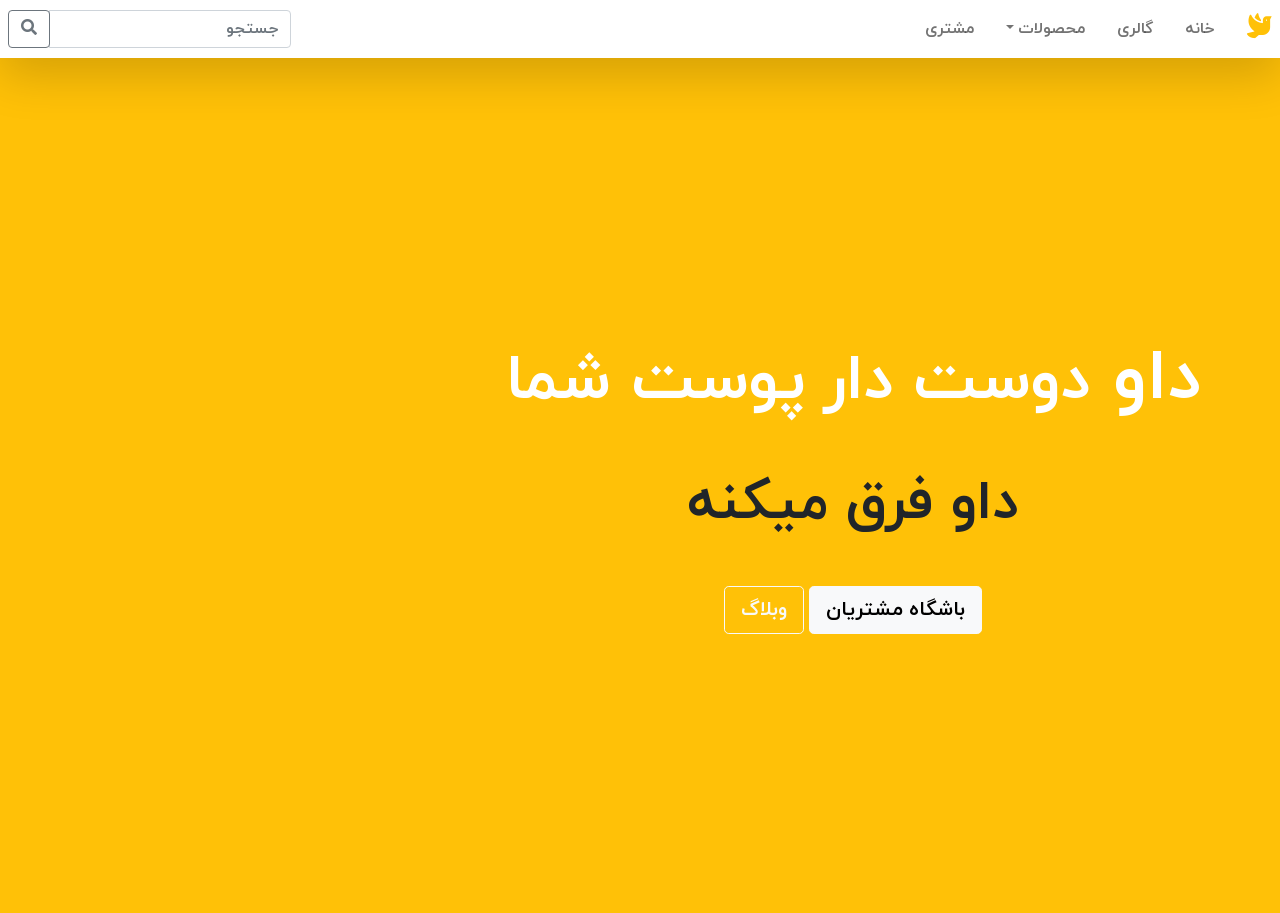
<file: DOV/index.html>
<!DOCTYPE html>
<html lang="fa" dir="rtl">
<head>
    <meta charset="UTF-8">
    <meta http-equiv="X-UA-Compatible" content="IE=edge">
    <meta name="viewport" content="width=device-width, initial-scale=1.0">


    <link rel="stylesheet" href="../BootStrap/dist/css/bootstrap.rtl.min.css">
    <link rel="stylesheet" href="./css/main.css">
    <!-- font awesome -->
    <link rel="stylesheet" 
    href="https://use.fontawesome.com/releases/v5.15.4/css/all.css" integrity="sha384-DyZ88mC6Up2uqS4h/KRgHuoeGwBcD4Ng9SiP4dIRy0EXTlnuz47vAwmeGwVChigm" crossorigin="anonymous"/>

    <title>Dove</title>
    <link rel="title icon" href="./images/logo.png">
</head>
<body>

    <!-- navbar -->
    <nav class="navbar navbar-expand-md navbar-light shadow-lg p-2">
        <button class="navbar-toggler" data-toggle="collapse" data-target="#mynav">
            <span class="navbar-toggler-icon"></span>
        </button>
        <a class="navbar-brand ml-3">
            <i class="fas fa-dove text-warning" style="font-size: 25px;"></i>
        </a>
        <div class="collapse navbar-collapse" id="mynav">
                    <ul class="navbar-nav my-3 my-md-0">
                        <li class="nav-item mx-2">
                            <a class="nav-link">خانه</a>
                        </li>
                        <li class="nav-item mx-2">
                            <a class="nav-link">گالری</a>
                        </li>
                    
                        <li class="nav-item mx-2 dropdown">
                            <a href="" class="nav-link dropdown-toggle" data-toggle="dropdown">محصولات</a>
                            <div class="dropdown-menu">
                                <a href="" class="dropdown-item">محصول 1</a>
                                <a href="" class="dropdown-item">محصول 2</a>
                                <a href="" class="dropdown-item">محصول 3</a>
                            </div>
                        </li>
                        <li class="nav-item mx-2">
                            <a class="nav-link">مشتری</a>
                        </li>
                    </ul>
                    
                    <!-- Search Box -->
                    <form action="" class="form-inline ms-auto">
                        <div class="input-group">
                            <input type="text" class="form-control" placeholder="جستجو">
                            <div class="input-group-append">
                                <button class="btn btn-outline-secondary">
                                    <i class="fas fa-search"></i>
                                </button>
                            </div>
                        </div>
                    </form>
        </div>

    </nav>
    <!-- end of navbar -->


    <!-- banner -->
    <section>
        <div class="container-fluid">
            <div class="row bg-warning align-items-center" style="height:95vh">
                <div class="col-md-6 col-lg-8 text-center">
                    <h1 class="text-white display-3"><span class="display-2">داو </span>دوست دار پوست شما</h1>
                    <h1 class="display-4 my-5">داو فرق میکنه</h1>
                    <a href="" class="btn btn-lg btn-light">باشگاه مشتریان</a>
                    <a href="" class="btn btn-lg btn-outline-light">وبلاگ</a>
                </div>
                <div class="col-md-6 col-lg-4"></div>
            </div>
        </div>
    </section>

    <!-- end of nav bar -->


    
    <script src="../BootStrap/assets/js/vendor/jquery-slim.min.js"></script>
    <script src="../BootStrap/assets/js/vendor/popper.min.js"></script>
    <script src="../BootStrap/dist/js/bootstrap.min.js"></script>



</body>
</html>
</file>
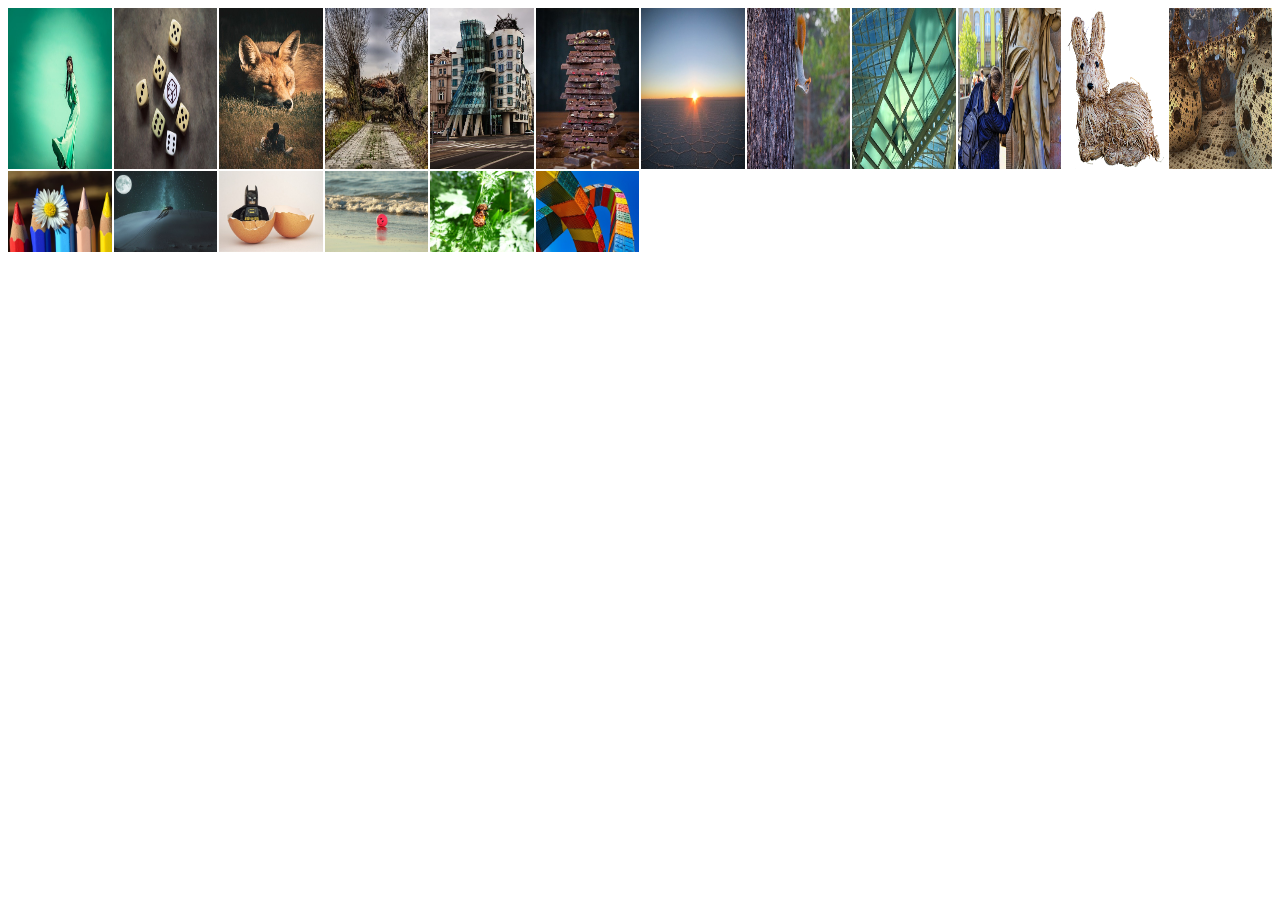
<file: gallery/index.html>
<!DOCTYPE html>
<html lang="en">

<head>
    <meta charset="UTF-8">
    <meta http-equiv="X-UA-Compatible" content="IE=edge">
    <meta name="viewport" content="width=device-width, initial-scale=1.0">
    <link rel="stylesheet" href="style.css">
    <title>Gallery</title>
</head>

<body>
    <div class="container">
        <div><img src="./img/1.jpg" alt=""></div>
        <div><img src="./img/2.jpg" alt=""></div>
        <div><img src="./img/3.jpg" alt=""></div>
        <div><img src="./img/4.jpg" alt=""></div>
        <div><img src="./img/5.jpg" alt=""></div>
        <div><img src="./img/6.jpg" alt=""></div>

        <div><img src="./img/7.jpg" alt=""></div>
        <div><img src="./img/8.jpg" alt=""></div>
        <div><img src="./img/9.jpg" alt=""></div>
        <div><img src="./img/10.jpg" alt=""></div>
        <div><img src="./img/11.png" alt=""></div>
        <div><img src="./img/12.jpg" alt=""></div>

        <div><img src="./img/13.jpg" alt=""></div>
        <div><img src="./img/14.jpg" alt=""></div>
        <div><img src="./img/15.jpg" alt=""></div>
        <div><img src="./img/16.jpg" alt=""></div>
        <div><img src="./img/17.jpg" alt=""></div>
        <div><img src="./img/18.jpg" alt=""></div>

    </div>

</body>

</html>
</file>
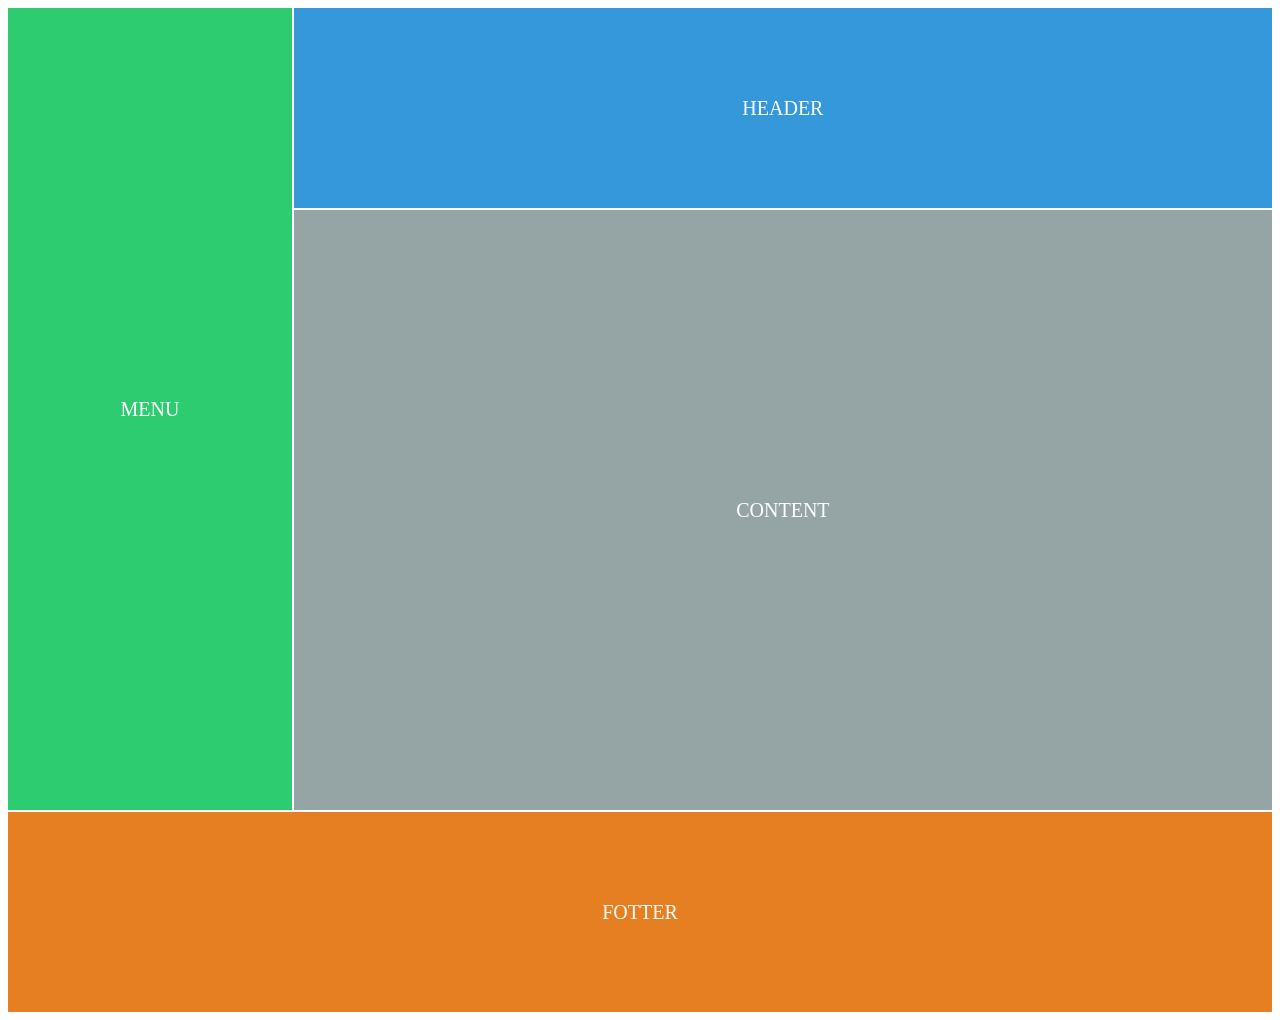
<file: Grid/index.html>
<!DOCTYPE html>
<html lang="en">

<head>
    <meta charset="UTF-8">
    <meta http-equiv="X-UA-Compatible" content="IE=edge">
    <meta name="viewport" content="width=device-width, initial-scale=1.0">
    <link rel="stylesheet" href="./main.css">
    <link rel="stylesheet" href="./grid.css">
    <title>Grid</title>
</head>

<body>
    <div class="container">
        <div class="header">HEADER</div>
        <div class="menu">MENU</div>
        <div class="content">CONTENT</div>
        <div class="footer">FOTTER</div>
    </div>
</body>

</html>
</file>
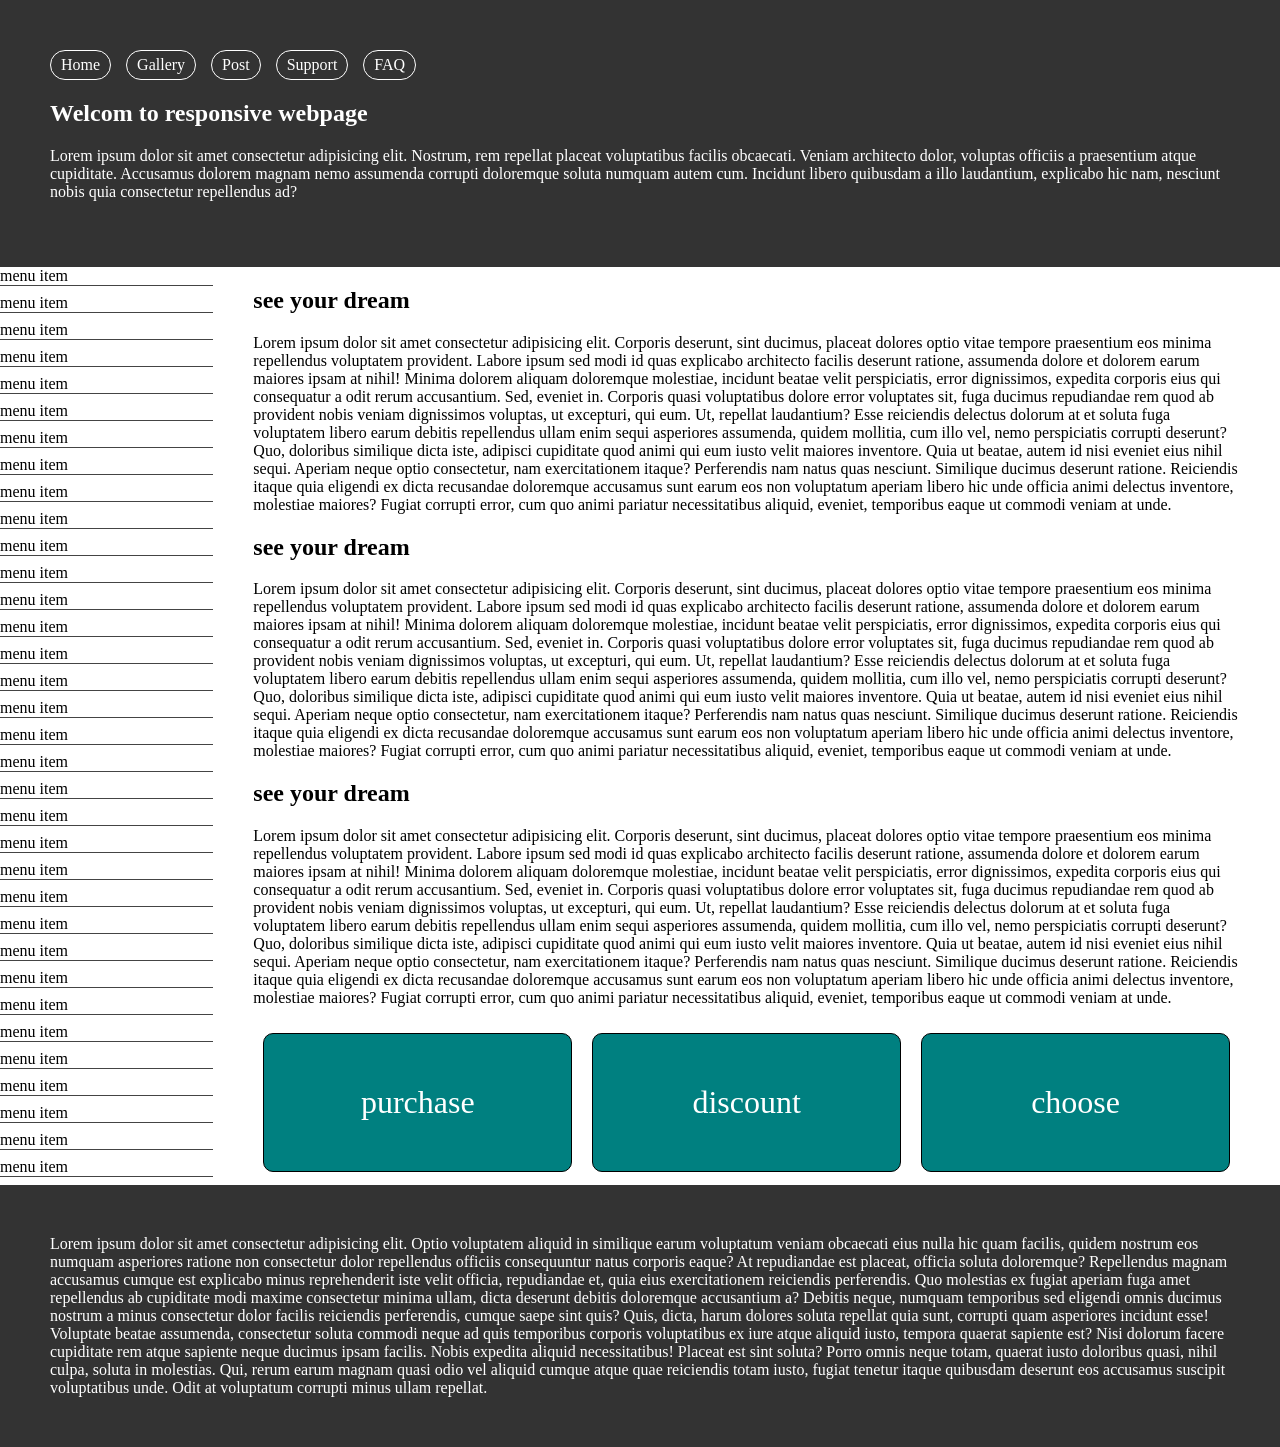
<file: responsive/index.html>
<!DOCTYPE html>
<html lang="en">

<head>
    <meta charset="UTF-8">
    <meta http-equiv="X-UA-Compatible" content="IE=edge">
    <meta name="viewport" content="width=device-width, initial-scale=1.0">
    <link rel="stylesheet" href="style.css">
    <title>responsive</title>
</head>

<body>
    <div class="main-container">
        <header>

            <nav>
                <span>Home</span>
                <span>Gallery</span>
                <span>Post</span>
                <span>Support</span>
                <span>FAQ</span>
            </nav>

            <section>
                <h1>Welcom to responsive webpage</h1>
                <p>Lorem ipsum dolor sit amet consectetur adipisicing elit. Nostrum, rem repellat placeat voluptatibus
                    facilis obcaecati. Veniam architecto dolor, voluptas officiis a praesentium atque cupiditate.
                    Accusamus dolorem magnam nemo assumenda corrupti doloremque soluta numquam autem cum. Incidunt
                    libero quibusdam a illo laudantium, explicabo hic nam, nesciunt nobis quia consectetur repellendus
                    ad?</p>
            </section>

        </header>
        <main>

            <section class="menu">
                <span>menu item</span>
                <span>menu item</span>
                <span>menu item</span>
                <span>menu item</span>
                <span>menu item</span>
                <span>menu item</span>
                <span>menu item</span>
                <span>menu item</span>
                <span>menu item</span>
                <span>menu item</span>
                <span>menu item</span>
                <span>menu item</span>
                <span>menu item</span>
                <span>menu item</span>
                <span>menu item</span>
                <span>menu item</span>
                <span>menu item</span>
                <span>menu item</span>
                <span>menu item</span>
                <span>menu item</span>
                <span>menu item</span>
                <span>menu item</span>
                <span>menu item</span>
                <span>menu item</span>
                <span>menu item</span>
                <span>menu item</span>
                <span>menu item</span>
                <span>menu item</span>
                <span>menu item</span>
                <span>menu item</span>
                <span>menu item</span>
                <span>menu item</span>
                <span>menu item</span>
                <span>menu item</span>


            </section>

            <section class="content">
                <h1>see your dream</h1>
                <p>Lorem ipsum dolor sit amet consectetur adipisicing elit. Corporis deserunt, sint ducimus, placeat
                    dolores optio vitae tempore praesentium eos minima repellendus voluptatem provident. Labore ipsum
                    sed modi id quas explicabo architecto facilis deserunt ratione, assumenda dolore et dolorem earum
                    maiores ipsam at nihil! Minima dolorem aliquam doloremque molestiae, incidunt beatae velit
                    perspiciatis, error dignissimos, expedita corporis eius qui consequatur a odit rerum accusantium.
                    Sed, eveniet in. Corporis quasi voluptatibus dolore error voluptates sit, fuga ducimus repudiandae
                    rem quod ab provident nobis veniam dignissimos voluptas, ut excepturi, qui eum. Ut, repellat
                    laudantium? Esse reiciendis delectus dolorum at et soluta fuga voluptatem libero earum debitis
                    repellendus ullam enim sequi asperiores assumenda, quidem mollitia, cum illo vel, nemo perspiciatis
                    corrupti deserunt? Quo, doloribus similique dicta iste, adipisci cupiditate quod animi qui eum iusto
                    velit maiores inventore. Quia ut beatae, autem id nisi eveniet eius nihil sequi. Aperiam neque optio
                    consectetur, nam exercitationem itaque? Perferendis nam natus quas nesciunt. Similique ducimus
                    deserunt ratione. Reiciendis itaque quia eligendi ex dicta recusandae doloremque accusamus sunt
                    earum eos non voluptatum aperiam libero hic unde officia animi delectus inventore, molestiae
                    maiores? Fugiat corrupti error, cum quo animi pariatur necessitatibus aliquid, eveniet, temporibus
                    eaque ut commodi veniam at unde.
                </p>
                <h1>see your dream</h1>
                <p>Lorem ipsum dolor sit amet consectetur adipisicing elit. Corporis deserunt, sint ducimus, placeat
                    dolores optio vitae tempore praesentium eos minima repellendus voluptatem provident. Labore ipsum
                    sed modi id quas explicabo architecto facilis deserunt ratione, assumenda dolore et dolorem earum
                    maiores ipsam at nihil! Minima dolorem aliquam doloremque molestiae, incidunt beatae velit
                    perspiciatis, error dignissimos, expedita corporis eius qui consequatur a odit rerum accusantium.
                    Sed, eveniet in. Corporis quasi voluptatibus dolore error voluptates sit, fuga ducimus repudiandae
                    rem quod ab provident nobis veniam dignissimos voluptas, ut excepturi, qui eum. Ut, repellat
                    laudantium? Esse reiciendis delectus dolorum at et soluta fuga voluptatem libero earum debitis
                    repellendus ullam enim sequi asperiores assumenda, quidem mollitia, cum illo vel, nemo perspiciatis
                    corrupti deserunt? Quo, doloribus similique dicta iste, adipisci cupiditate quod animi qui eum iusto
                    velit maiores inventore. Quia ut beatae, autem id nisi eveniet eius nihil sequi. Aperiam neque optio
                    consectetur, nam exercitationem itaque? Perferendis nam natus quas nesciunt. Similique ducimus
                    deserunt ratione. Reiciendis itaque quia eligendi ex dicta recusandae doloremque accusamus sunt
                    earum eos non voluptatum aperiam libero hic unde officia animi delectus inventore, molestiae
                    maiores? Fugiat corrupti error, cum quo animi pariatur necessitatibus aliquid, eveniet, temporibus
                    eaque ut commodi veniam at unde.
                </p>
                <h1>see your dream</h1>
                <p>Lorem ipsum dolor sit amet consectetur adipisicing elit. Corporis deserunt, sint ducimus, placeat
                    dolores optio vitae tempore praesentium eos minima repellendus voluptatem provident. Labore ipsum
                    sed modi id quas explicabo architecto facilis deserunt ratione, assumenda dolore et dolorem earum
                    maiores ipsam at nihil! Minima dolorem aliquam doloremque molestiae, incidunt beatae velit
                    perspiciatis, error dignissimos, expedita corporis eius qui consequatur a odit rerum accusantium.
                    Sed, eveniet in. Corporis quasi voluptatibus dolore error voluptates sit, fuga ducimus repudiandae
                    rem quod ab provident nobis veniam dignissimos voluptas, ut excepturi, qui eum. Ut, repellat
                    laudantium? Esse reiciendis delectus dolorum at et soluta fuga voluptatem libero earum debitis
                    repellendus ullam enim sequi asperiores assumenda, quidem mollitia, cum illo vel, nemo perspiciatis
                    corrupti deserunt? Quo, doloribus similique dicta iste, adipisci cupiditate quod animi qui eum iusto
                    velit maiores inventore. Quia ut beatae, autem id nisi eveniet eius nihil sequi. Aperiam neque optio
                    consectetur, nam exercitationem itaque? Perferendis nam natus quas nesciunt. Similique ducimus
                    deserunt ratione. Reiciendis itaque quia eligendi ex dicta recusandae doloremque accusamus sunt
                    earum eos non voluptatum aperiam libero hic unde officia animi delectus inventore, molestiae
                    maiores? Fugiat corrupti error, cum quo animi pariatur necessitatibus aliquid, eveniet, temporibus
                    eaque ut commodi veniam at unde.
                </p>
                <div class="cards">
                    <div class="card">purchase</div>
                    <div class="card">discount</div>
                    <div class="card">choose</div>
                </div>

            </section>

        </main>
        <footer>
            Lorem ipsum dolor sit amet consectetur adipisicing elit. Optio voluptatem aliquid in similique earum
            voluptatum veniam obcaecati eius nulla hic quam facilis, quidem nostrum eos numquam asperiores ratione non
            consectetur dolor repellendus officiis consequuntur natus corporis eaque? At repudiandae est placeat,
            officia soluta doloremque? Repellendus magnam accusamus cumque est explicabo minus reprehenderit iste velit
            officia, repudiandae et, quia eius exercitationem reiciendis perferendis. Quo molestias ex fugiat aperiam
            fuga amet repellendus ab cupiditate modi maxime consectetur minima ullam, dicta deserunt debitis doloremque
            accusantium a? Debitis neque, numquam temporibus sed eligendi omnis ducimus nostrum a minus consectetur
            dolor facilis reiciendis perferendis, cumque saepe sint quis? Quis, dicta, harum dolores soluta repellat
            quia sunt, corrupti quam asperiores incidunt esse! Voluptate beatae assumenda, consectetur soluta commodi
            neque ad quis temporibus corporis voluptatibus ex iure atque aliquid iusto, tempora quaerat sapiente est?
            Nisi dolorum facere cupiditate rem atque sapiente neque ducimus ipsam facilis. Nobis expedita aliquid
            necessitatibus! Placeat est sint soluta? Porro omnis neque totam, quaerat iusto doloribus quasi, nihil
            culpa, soluta in molestias. Qui, rerum earum magnam quasi odio vel aliquid cumque atque quae reiciendis
            totam iusto, fugiat tenetur itaque quibusdam deserunt eos accusamus suscipit voluptatibus unde. Odit at
            voluptatum corrupti minus ullam repellat.
        </footer>
    </div>
</body>

</html>
</file>
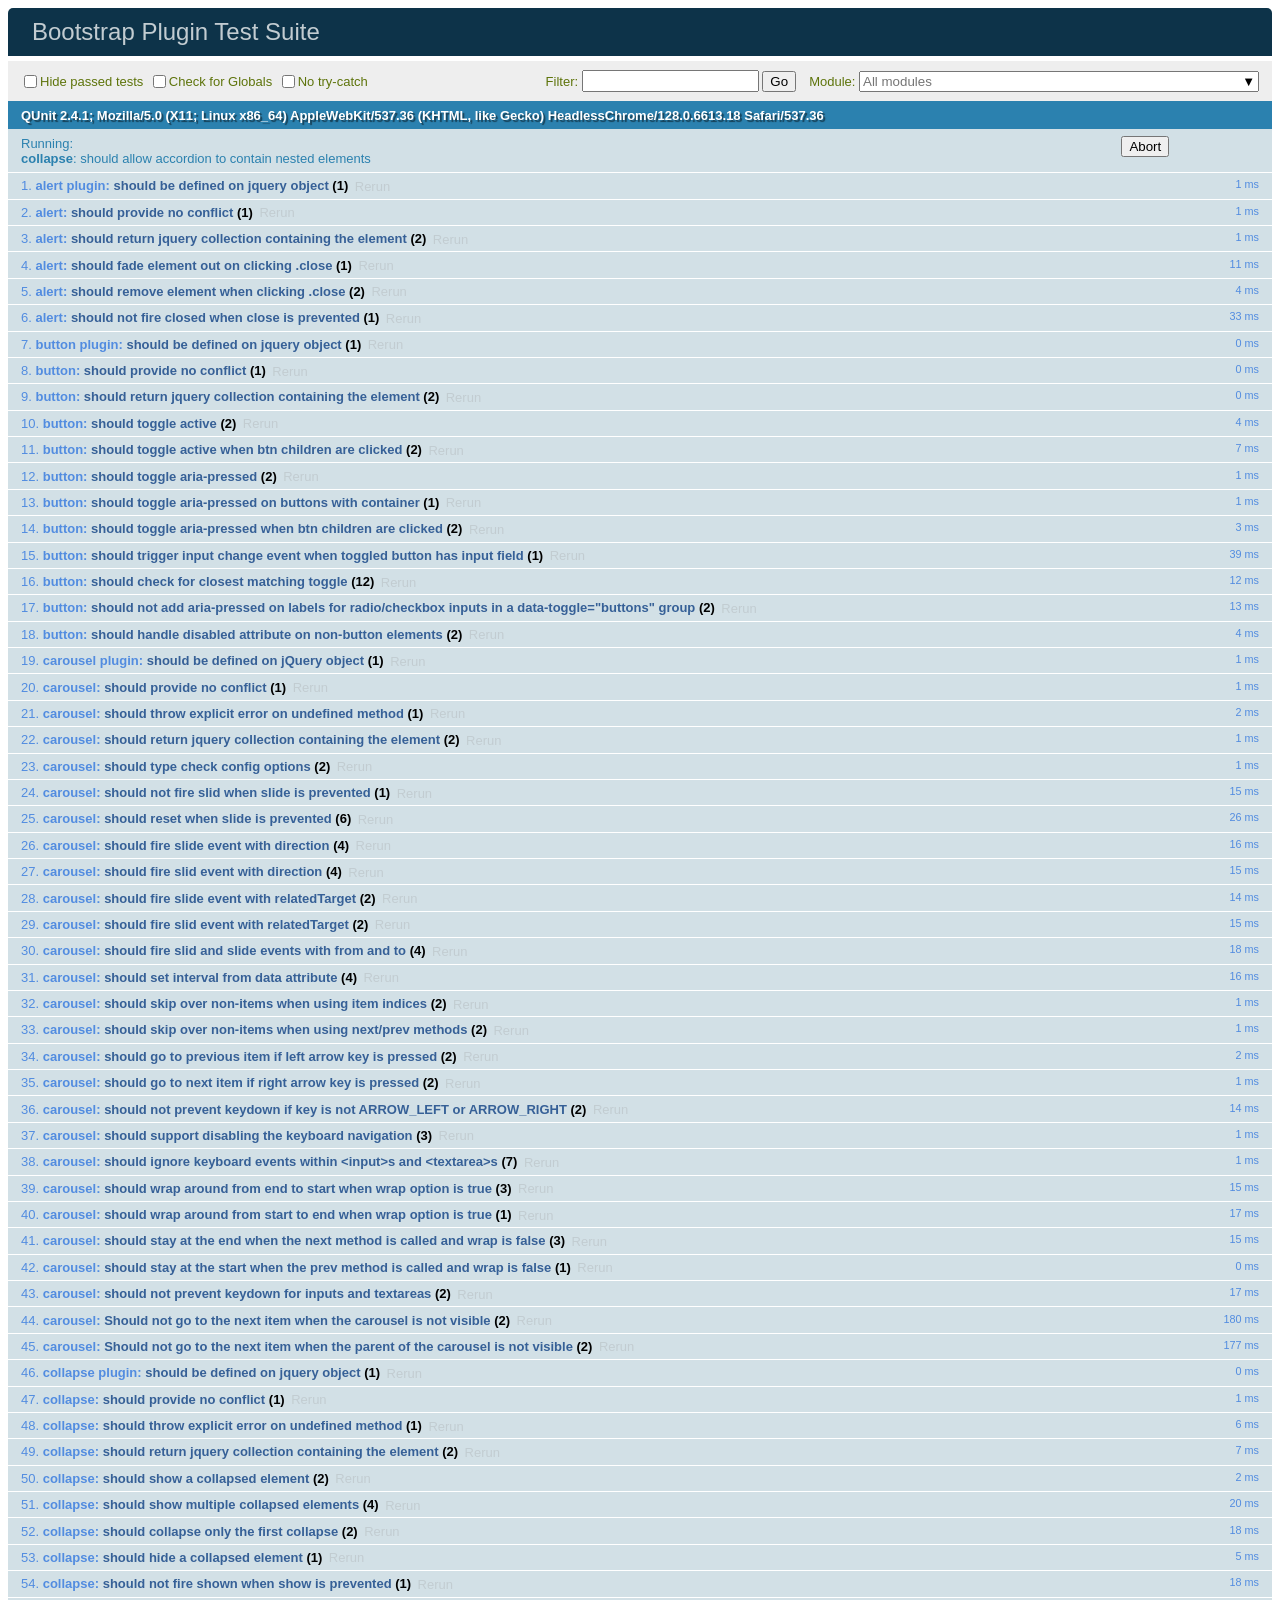
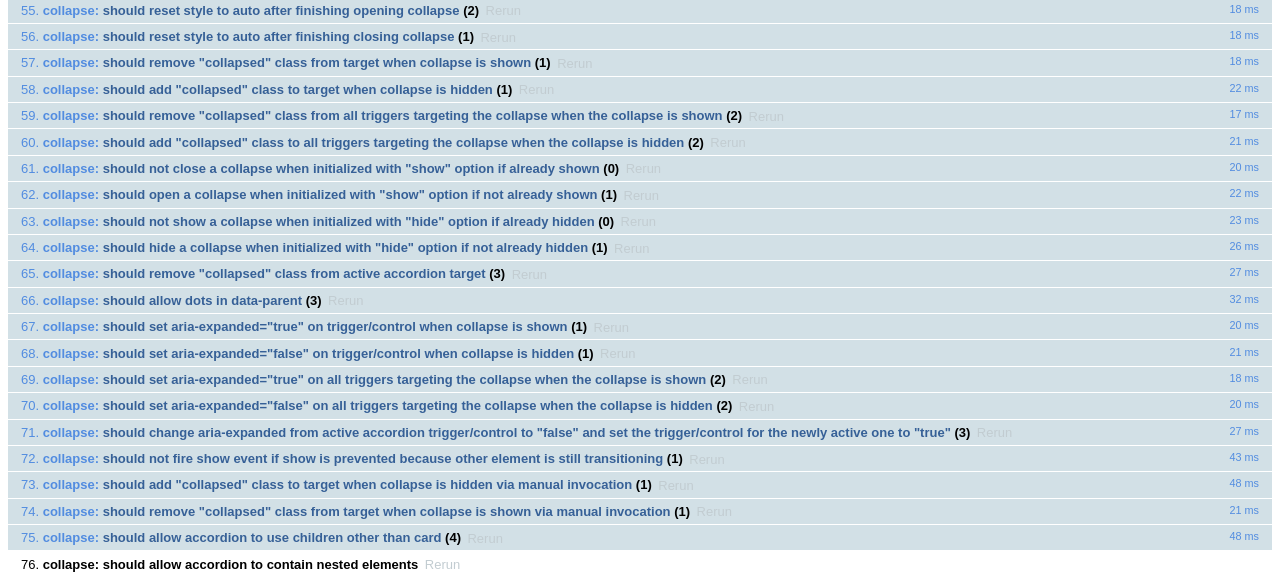
<file: BootStrap/js/tests/index.html>
<!doctype html>
<html lang="en">
  <head>
    <meta charset="utf-8">
    <meta name="viewport" content="width=device-width, initial-scale=1, shrink-to-fit=no">
    <title>Bootstrap Plugin Test Suite</title>

    <!-- jQuery -->
    <script>
      (function () {
        var path = '../../assets/js/vendor/jquery-slim.min.js'
        // get jquery param from the query string.
        var jQueryVersion = location.search.match(/[?&]jquery=(.*?)(?=&|$)/)

        // If a version was specified, use that version from our vendor folder
        if (jQueryVersion) {
          path = 'vendor/jquery-' + jQueryVersion[1] + '.min.js'
        }
        document.write('<script src="' + path + '"><\/script>')
      }())
    </script>
    <script src="../../assets/js/vendor/popper.min.js"></script>

    <!-- QUnit -->
    <link rel="stylesheet" href="vendor/qunit.css" media="screen">
    <script src="vendor/qunit.js"></script>

    <script>
      // Disable jQuery event aliases to ensure we don't accidentally use any of them
      [
        'blur',
        'focus',
        'focusin',
        'focusout',
        'resize',
        'scroll',
        'click',
        'dblclick',
        'mousedown',
        'mouseup',
        'mousemove',
        'mouseover',
        'mouseout',
        'mouseenter',
        'mouseleave',
        'change',
        'select',
        'submit',
        'keydown',
        'keypress',
        'keyup',
        'contextmenu'
      ].forEach(function(eventAlias) {
        $.fn[eventAlias] = function() {
          throw new Error('Using the ".' + eventAlias + '()" method is not allowed, so that Bootstrap can be compatible with custom jQuery builds which exclude the "event aliases" module that defines said method. See https://github.com/twbs/bootstrap/blob/master/CONTRIBUTING.md#js')
        }
      })

      // Require assert.expect in each test
      QUnit.config.requireExpects = true

      // See https://github.com/axemclion/grunt-saucelabs#test-result-details-with-qunit
      var log = []
      var testName

      QUnit.done(function(testResults) {
        var tests = []
        for (var i = 0; i < log.length; i++) {
          var details = log[i]
          tests.push({
            name: details.name,
            result: details.result,
            expected: details.expected,
            actual: details.actual,
            source: details.source
          })
        }
        testResults.tests = tests

        window.global_test_results = testResults
      })

      QUnit.testStart(function(testDetails) {
        QUnit.log(function(details) {
          if (!details.result) {
            details.name = testDetails.name
            log.push(details)
          }
        })
      })

      // Display fixture on-screen on iOS to avoid false positives
      // See https://github.com/twbs/bootstrap/pull/15955
      if (/iPhone|iPad|iPod/.test(navigator.userAgent)) {
        QUnit.begin(function() {
          $('#qunit-fixture').css({ top: 0, left: 0 })
        })

        QUnit.done(function() {
          $('#qunit-fixture').css({ top: '', left: '' })
        })
      }
    </script>

    <!-- Transpiled Plugins -->
    <script src="../dist/util.js"></script>
    <script src="../dist/alert.js"></script>
    <script src="../dist/button.js"></script>
    <script src="../dist/carousel.js"></script>
    <script src="../dist/collapse.js"></script>
    <script src="../dist/dropdown.js"></script>
    <script src="../dist/modal.js"></script>
    <script src="../dist/scrollspy.js"></script>
    <script src="../dist/tab.js"></script>
    <script src="../dist/tooltip.js"></script>
    <script src="../dist/popover.js"></script>

    <!-- Unit Tests -->
    <script src="unit/alert.js"></script>
    <script src="unit/button.js"></script>
    <script src="unit/carousel.js"></script>
    <script src="unit/collapse.js"></script>
    <script src="unit/dropdown.js"></script>
    <script src="unit/modal.js"></script>
    <script src="unit/scrollspy.js"></script>
    <script src="unit/tab.js"></script>
    <script src="unit/tooltip.js"></script>
    <script src="unit/popover.js"></script>
    <script src="unit/util.js"></script>
  </head>
  <body>
    <div id="qunit-container">
      <div id="qunit"></div>
      <div id="qunit-fixture"></div>
    </div>
  </body>
</html>
</file>
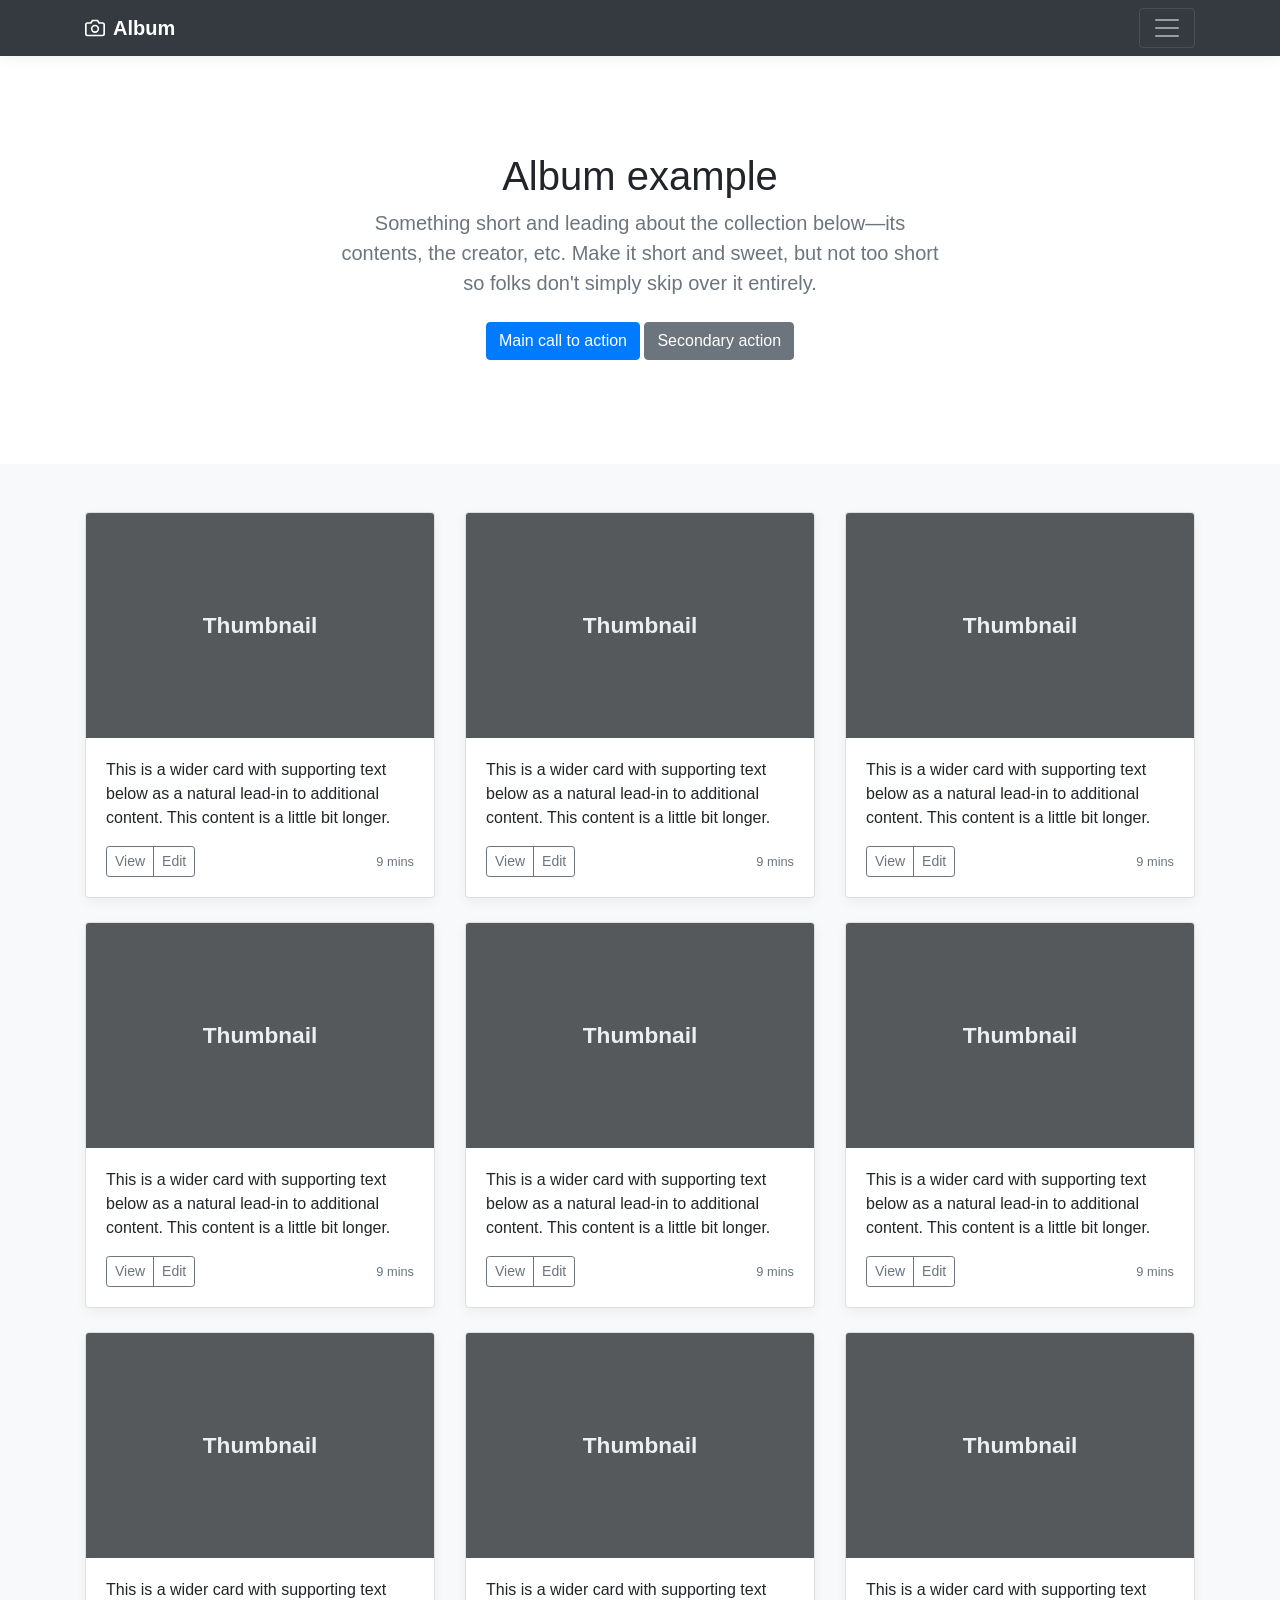
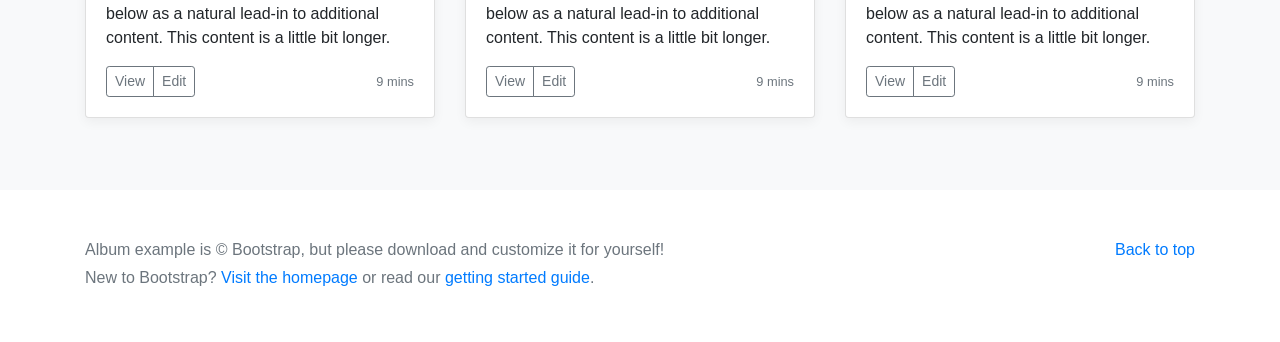
<file: BootStrap/docs/4.0/examples/album/index.html>
<!doctype html>
<html lang="en">
  <head>
    <meta charset="utf-8">
    <meta name="viewport" content="width=device-width, initial-scale=1, shrink-to-fit=no">
    <meta name="description" content="">
    <meta name="author" content="">
    <link rel="icon" href="../../../../favicon.ico">

    <title>Album example for Bootstrap</title>

    <!-- Bootstrap core CSS -->
    <link href="../../../../dist/css/bootstrap.min.css" rel="stylesheet">

    <!-- Custom styles for this template -->
    <link href="album.css" rel="stylesheet">
  </head>

  <body>

    <header>
      <div class="collapse bg-dark" id="navbarHeader">
        <div class="container">
          <div class="row">
            <div class="col-sm-8 col-md-7 py-4">
              <h4 class="text-white">About</h4>
              <p class="text-muted">Add some information about the album below, the author, or any other background context. Make it a few sentences long so folks can pick up some informative tidbits. Then, link them off to some social networking sites or contact information.</p>
            </div>
            <div class="col-sm-4 offset-md-1 py-4">
              <h4 class="text-white">Contact</h4>
              <ul class="list-unstyled">
                <li><a href="#" class="text-white">Follow on Twitter</a></li>
                <li><a href="#" class="text-white">Like on Facebook</a></li>
                <li><a href="#" class="text-white">Email me</a></li>
              </ul>
            </div>
          </div>
        </div>
      </div>
      <div class="navbar navbar-dark bg-dark box-shadow">
        <div class="container d-flex justify-content-between">
          <a href="#" class="navbar-brand d-flex align-items-center">
            <svg xmlns="http://www.w3.org/2000/svg" width="20" height="20" viewBox="0 0 24 24" fill="none" stroke="currentColor" stroke-width="2" stroke-linecap="round" stroke-linejoin="round" class="mr-2"><path d="M23 19a2 2 0 0 1-2 2H3a2 2 0 0 1-2-2V8a2 2 0 0 1 2-2h4l2-3h6l2 3h4a2 2 0 0 1 2 2z"></path><circle cx="12" cy="13" r="4"></circle></svg>
            <strong>Album</strong>
          </a>
          <button class="navbar-toggler" type="button" data-toggle="collapse" data-target="#navbarHeader" aria-controls="navbarHeader" aria-expanded="false" aria-label="Toggle navigation">
            <span class="navbar-toggler-icon"></span>
          </button>
        </div>
      </div>
    </header>

    <main role="main">

      <section class="jumbotron text-center">
        <div class="container">
          <h1 class="jumbotron-heading">Album example</h1>
          <p class="lead text-muted">Something short and leading about the collection below—its contents, the creator, etc. Make it short and sweet, but not too short so folks don't simply skip over it entirely.</p>
          <p>
            <a href="#" class="btn btn-primary my-2">Main call to action</a>
            <a href="#" class="btn btn-secondary my-2">Secondary action</a>
          </p>
        </div>
      </section>

      <div class="album py-5 bg-light">
        <div class="container">

          <div class="row">
            <div class="col-md-4">
              <div class="card mb-4 box-shadow">
                <img class="card-img-top" data-src="holder.js/100px225?theme=thumb&bg=55595c&fg=eceeef&text=Thumbnail" alt="Card image cap">
                <div class="card-body">
                  <p class="card-text">This is a wider card with supporting text below as a natural lead-in to additional content. This content is a little bit longer.</p>
                  <div class="d-flex justify-content-between align-items-center">
                    <div class="btn-group">
                      <button type="button" class="btn btn-sm btn-outline-secondary">View</button>
                      <button type="button" class="btn btn-sm btn-outline-secondary">Edit</button>
                    </div>
                    <small class="text-muted">9 mins</small>
                  </div>
                </div>
              </div>
            </div>
            <div class="col-md-4">
              <div class="card mb-4 box-shadow">
                <img class="card-img-top" data-src="holder.js/100px225?theme=thumb&bg=55595c&fg=eceeef&text=Thumbnail" alt="Card image cap">
                <div class="card-body">
                  <p class="card-text">This is a wider card with supporting text below as a natural lead-in to additional content. This content is a little bit longer.</p>
                  <div class="d-flex justify-content-between align-items-center">
                    <div class="btn-group">
                      <button type="button" class="btn btn-sm btn-outline-secondary">View</button>
                      <button type="button" class="btn btn-sm btn-outline-secondary">Edit</button>
                    </div>
                    <small class="text-muted">9 mins</small>
                  </div>
                </div>
              </div>
            </div>
            <div class="col-md-4">
              <div class="card mb-4 box-shadow">
                <img class="card-img-top" data-src="holder.js/100px225?theme=thumb&bg=55595c&fg=eceeef&text=Thumbnail" alt="Card image cap">
                <div class="card-body">
                  <p class="card-text">This is a wider card with supporting text below as a natural lead-in to additional content. This content is a little bit longer.</p>
                  <div class="d-flex justify-content-between align-items-center">
                    <div class="btn-group">
                      <button type="button" class="btn btn-sm btn-outline-secondary">View</button>
                      <button type="button" class="btn btn-sm btn-outline-secondary">Edit</button>
                    </div>
                    <small class="text-muted">9 mins</small>
                  </div>
                </div>
              </div>
            </div>

            <div class="col-md-4">
              <div class="card mb-4 box-shadow">
                <img class="card-img-top" data-src="holder.js/100px225?theme=thumb&bg=55595c&fg=eceeef&text=Thumbnail" alt="Card image cap">
                <div class="card-body">
                  <p class="card-text">This is a wider card with supporting text below as a natural lead-in to additional content. This content is a little bit longer.</p>
                  <div class="d-flex justify-content-between align-items-center">
                    <div class="btn-group">
                      <button type="button" class="btn btn-sm btn-outline-secondary">View</button>
                      <button type="button" class="btn btn-sm btn-outline-secondary">Edit</button>
                    </div>
                    <small class="text-muted">9 mins</small>
                  </div>
                </div>
              </div>
            </div>
            <div class="col-md-4">
              <div class="card mb-4 box-shadow">
                <img class="card-img-top" data-src="holder.js/100px225?theme=thumb&bg=55595c&fg=eceeef&text=Thumbnail" alt="Card image cap">
                <div class="card-body">
                  <p class="card-text">This is a wider card with supporting text below as a natural lead-in to additional content. This content is a little bit longer.</p>
                  <div class="d-flex justify-content-between align-items-center">
                    <div class="btn-group">
                      <button type="button" class="btn btn-sm btn-outline-secondary">View</button>
                      <button type="button" class="btn btn-sm btn-outline-secondary">Edit</button>
                    </div>
                    <small class="text-muted">9 mins</small>
                  </div>
                </div>
              </div>
            </div>
            <div class="col-md-4">
              <div class="card mb-4 box-shadow">
                <img class="card-img-top" data-src="holder.js/100px225?theme=thumb&bg=55595c&fg=eceeef&text=Thumbnail" alt="Card image cap">
                <div class="card-body">
                  <p class="card-text">This is a wider card with supporting text below as a natural lead-in to additional content. This content is a little bit longer.</p>
                  <div class="d-flex justify-content-between align-items-center">
                    <div class="btn-group">
                      <button type="button" class="btn btn-sm btn-outline-secondary">View</button>
                      <button type="button" class="btn btn-sm btn-outline-secondary">Edit</button>
                    </div>
                    <small class="text-muted">9 mins</small>
                  </div>
                </div>
              </div>
            </div>

            <div class="col-md-4">
              <div class="card mb-4 box-shadow">
                <img class="card-img-top" data-src="holder.js/100px225?theme=thumb&bg=55595c&fg=eceeef&text=Thumbnail" alt="Card image cap">
                <div class="card-body">
                  <p class="card-text">This is a wider card with supporting text below as a natural lead-in to additional content. This content is a little bit longer.</p>
                  <div class="d-flex justify-content-between align-items-center">
                    <div class="btn-group">
                      <button type="button" class="btn btn-sm btn-outline-secondary">View</button>
                      <button type="button" class="btn btn-sm btn-outline-secondary">Edit</button>
                    </div>
                    <small class="text-muted">9 mins</small>
                  </div>
                </div>
              </div>
            </div>
            <div class="col-md-4">
              <div class="card mb-4 box-shadow">
                <img class="card-img-top" data-src="holder.js/100px225?theme=thumb&bg=55595c&fg=eceeef&text=Thumbnail" alt="Card image cap">
                <div class="card-body">
                  <p class="card-text">This is a wider card with supporting text below as a natural lead-in to additional content. This content is a little bit longer.</p>
                  <div class="d-flex justify-content-between align-items-center">
                    <div class="btn-group">
                      <button type="button" class="btn btn-sm btn-outline-secondary">View</button>
                      <button type="button" class="btn btn-sm btn-outline-secondary">Edit</button>
                    </div>
                    <small class="text-muted">9 mins</small>
                  </div>
                </div>
              </div>
            </div>
            <div class="col-md-4">
              <div class="card mb-4 box-shadow">
                <img class="card-img-top" data-src="holder.js/100px225?theme=thumb&bg=55595c&fg=eceeef&text=Thumbnail" alt="Card image cap">
                <div class="card-body">
                  <p class="card-text">This is a wider card with supporting text below as a natural lead-in to additional content. This content is a little bit longer.</p>
                  <div class="d-flex justify-content-between align-items-center">
                    <div class="btn-group">
                      <button type="button" class="btn btn-sm btn-outline-secondary">View</button>
                      <button type="button" class="btn btn-sm btn-outline-secondary">Edit</button>
                    </div>
                    <small class="text-muted">9 mins</small>
                  </div>
                </div>
              </div>
            </div>
          </div>
        </div>
      </div>

    </main>

    <footer class="text-muted">
      <div class="container">
        <p class="float-right">
          <a href="#">Back to top</a>
        </p>
        <p>Album example is &copy; Bootstrap, but please download and customize it for yourself!</p>
        <p>New to Bootstrap? <a href="../../">Visit the homepage</a> or read our <a href="../../getting-started/">getting started guide</a>.</p>
      </div>
    </footer>

    <!-- Bootstrap core JavaScript
    ================================================== -->
    <!-- Placed at the end of the document so the pages load faster -->
    <script src="https://code.jquery.com/jquery-3.2.1.slim.min.js" integrity="sha384-KJ3o2DKtIkvYIK3UENzmM7KCkRr/rE9/Qpg6aAZGJwFDMVNA/GpGFF93hXpG5KkN" crossorigin="anonymous"></script>
    <script>window.jQuery || document.write('<script src="../../../../assets/js/vendor/jquery-slim.min.js"><\/script>')</script>
    <script src="../../../../assets/js/vendor/popper.min.js"></script>
    <script src="../../../../dist/js/bootstrap.min.js"></script>
    <script src="../../../../assets/js/vendor/holder.min.js"></script>
  </body>
</html>
</file>
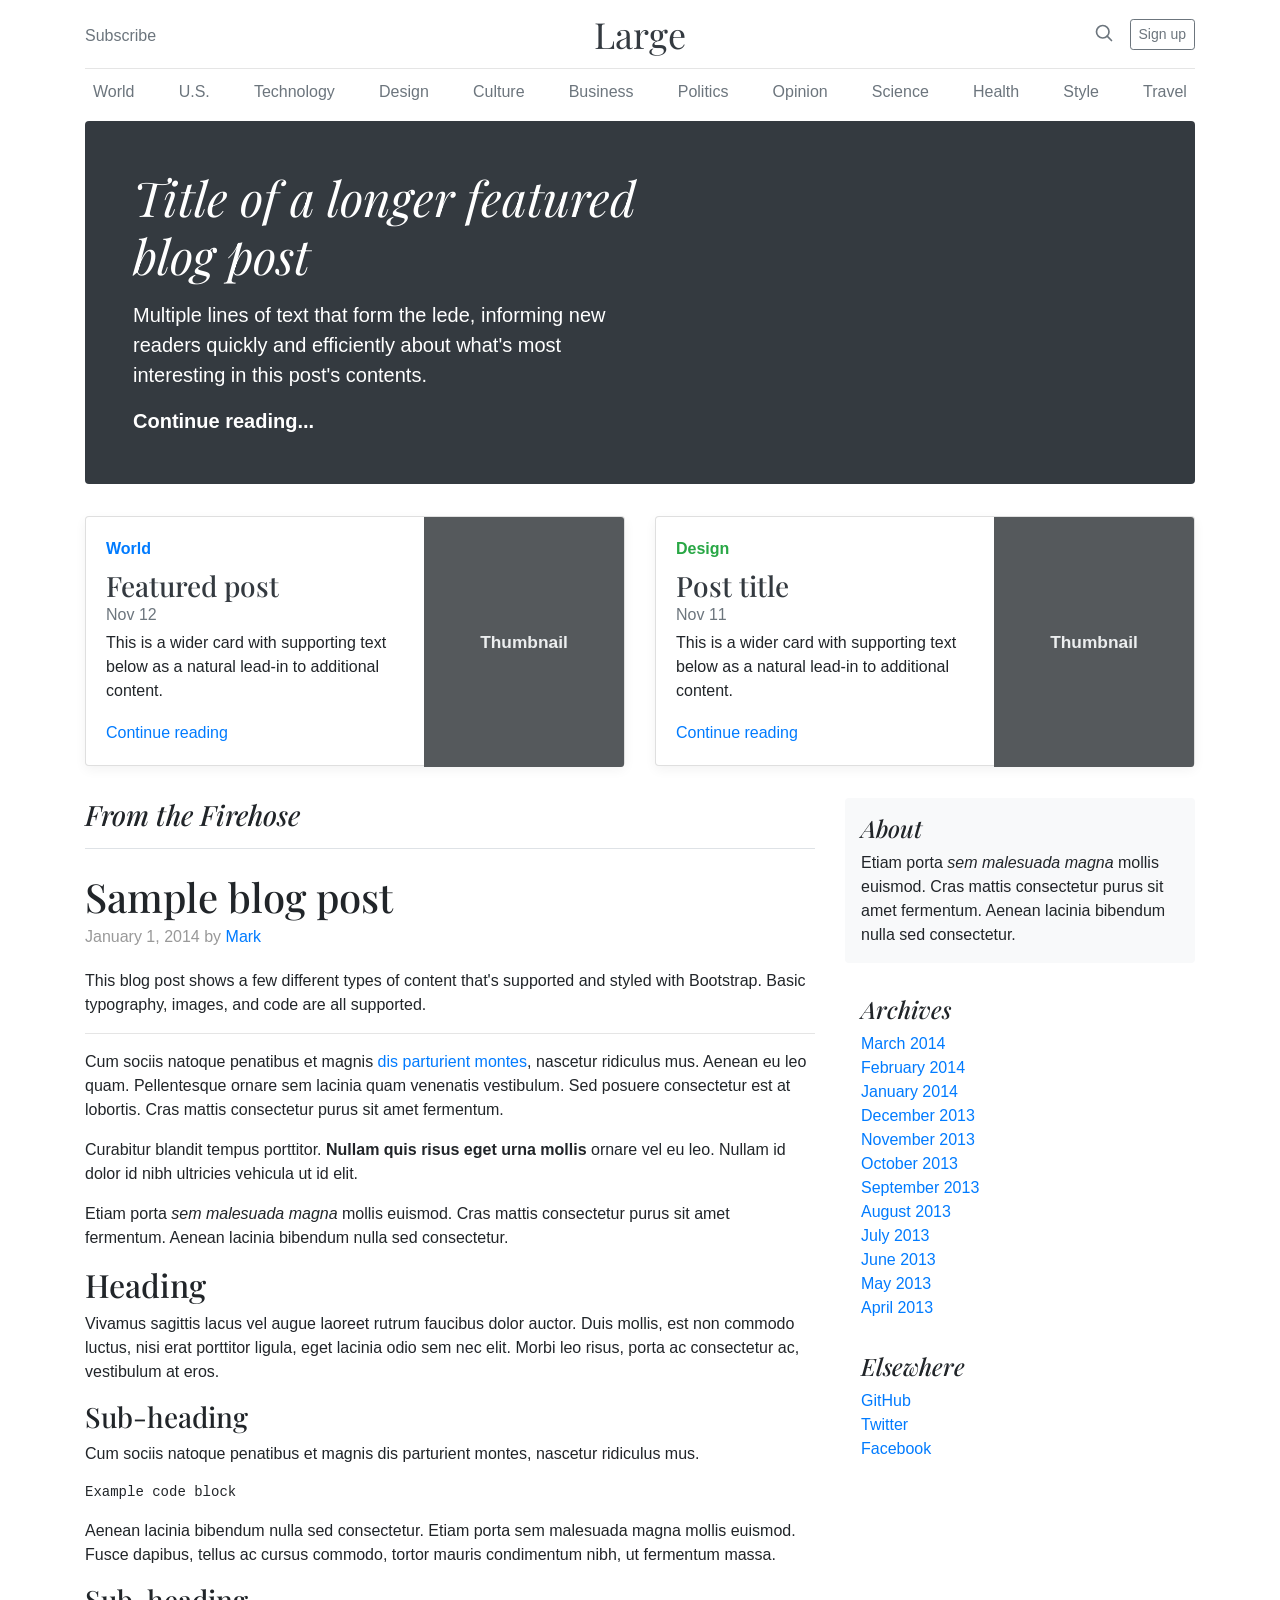
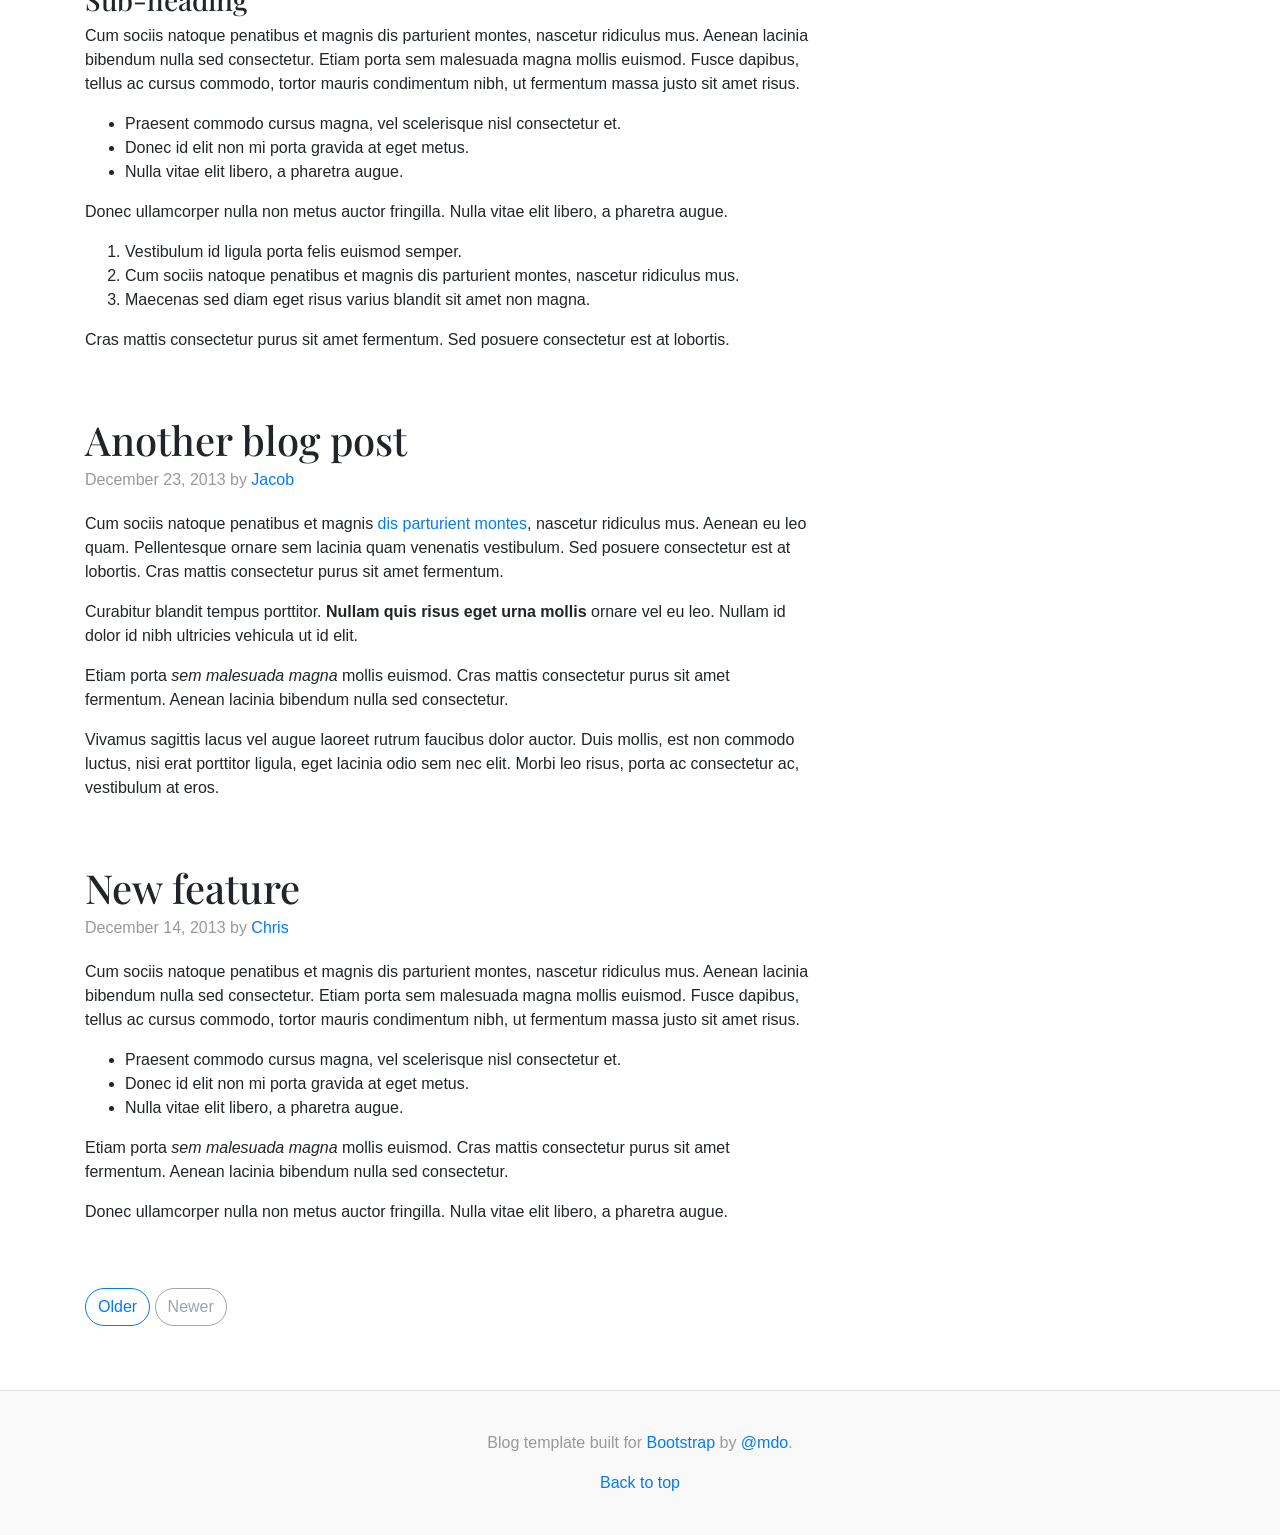
<file: BootStrap/docs/4.0/examples/blog/index.html>
<!doctype html>
<html lang="en">
  <head>
    <meta charset="utf-8">
    <meta name="viewport" content="width=device-width, initial-scale=1, shrink-to-fit=no">
    <meta name="description" content="">
    <meta name="author" content="">
    <link rel="icon" href="../../../../favicon.ico">

    <title>Blog Template for Bootstrap</title>

    <!-- Bootstrap core CSS -->
    <link href="../../../../dist/css/bootstrap.min.css" rel="stylesheet">

    <!-- Custom styles for this template -->
    <link href="https://fonts.googleapis.com/css?family=Playfair+Display:700,900" rel="stylesheet">
    <link href="blog.css" rel="stylesheet">
  </head>

  <body>

    <div class="container">
      <header class="blog-header py-3">
        <div class="row flex-nowrap justify-content-between align-items-center">
          <div class="col-4 pt-1">
            <a class="text-muted" href="#">Subscribe</a>
          </div>
          <div class="col-4 text-center">
            <a class="blog-header-logo text-dark" href="#">Large</a>
          </div>
          <div class="col-4 d-flex justify-content-end align-items-center">
            <a class="text-muted" href="#">
              <svg xmlns="http://www.w3.org/2000/svg" width="20" height="20" viewBox="0 0 24 24" fill="none" stroke="currentColor" stroke-width="2" stroke-linecap="round" stroke-linejoin="round" class="mx-3"><circle cx="10.5" cy="10.5" r="7.5"></circle><line x1="21" y1="21" x2="15.8" y2="15.8"></line></svg>
            </a>
            <a class="btn btn-sm btn-outline-secondary" href="#">Sign up</a>
          </div>
        </div>
      </header>

      <div class="nav-scroller py-1 mb-2">
        <nav class="nav d-flex justify-content-between">
          <a class="p-2 text-muted" href="#">World</a>
          <a class="p-2 text-muted" href="#">U.S.</a>
          <a class="p-2 text-muted" href="#">Technology</a>
          <a class="p-2 text-muted" href="#">Design</a>
          <a class="p-2 text-muted" href="#">Culture</a>
          <a class="p-2 text-muted" href="#">Business</a>
          <a class="p-2 text-muted" href="#">Politics</a>
          <a class="p-2 text-muted" href="#">Opinion</a>
          <a class="p-2 text-muted" href="#">Science</a>
          <a class="p-2 text-muted" href="#">Health</a>
          <a class="p-2 text-muted" href="#">Style</a>
          <a class="p-2 text-muted" href="#">Travel</a>
        </nav>
      </div>

      <div class="jumbotron p-3 p-md-5 text-white rounded bg-dark">
        <div class="col-md-6 px-0">
          <h1 class="display-4 font-italic">Title of a longer featured blog post</h1>
          <p class="lead my-3">Multiple lines of text that form the lede, informing new readers quickly and efficiently about what's most interesting in this post's contents.</p>
          <p class="lead mb-0"><a href="#" class="text-white font-weight-bold">Continue reading...</a></p>
        </div>
      </div>

      <div class="row mb-2">
        <div class="col-md-6">
          <div class="card flex-md-row mb-4 box-shadow h-md-250">
            <div class="card-body d-flex flex-column align-items-start">
              <strong class="d-inline-block mb-2 text-primary">World</strong>
              <h3 class="mb-0">
                <a class="text-dark" href="#">Featured post</a>
              </h3>
              <div class="mb-1 text-muted">Nov 12</div>
              <p class="card-text mb-auto">This is a wider card with supporting text below as a natural lead-in to additional content.</p>
              <a href="#">Continue reading</a>
            </div>
            <img class="card-img-right flex-auto d-none d-md-block" data-src="holder.js/200x250?theme=thumb" alt="Card image cap">
          </div>
        </div>
        <div class="col-md-6">
          <div class="card flex-md-row mb-4 box-shadow h-md-250">
            <div class="card-body d-flex flex-column align-items-start">
              <strong class="d-inline-block mb-2 text-success">Design</strong>
              <h3 class="mb-0">
                <a class="text-dark" href="#">Post title</a>
              </h3>
              <div class="mb-1 text-muted">Nov 11</div>
              <p class="card-text mb-auto">This is a wider card with supporting text below as a natural lead-in to additional content.</p>
              <a href="#">Continue reading</a>
            </div>
            <img class="card-img-right flex-auto d-none d-md-block" data-src="holder.js/200x250?theme=thumb" alt="Card image cap">
          </div>
        </div>
      </div>
    </div>

    <main role="main" class="container">
      <div class="row">
        <div class="col-md-8 blog-main">
          <h3 class="pb-3 mb-4 font-italic border-bottom">
            From the Firehose
          </h3>

          <div class="blog-post">
            <h2 class="blog-post-title">Sample blog post</h2>
            <p class="blog-post-meta">January 1, 2014 by <a href="#">Mark</a></p>

            <p>This blog post shows a few different types of content that's supported and styled with Bootstrap. Basic typography, images, and code are all supported.</p>
            <hr>
            <p>Cum sociis natoque penatibus et magnis <a href="#">dis parturient montes</a>, nascetur ridiculus mus. Aenean eu leo quam. Pellentesque ornare sem lacinia quam venenatis vestibulum. Sed posuere consectetur est at lobortis. Cras mattis consectetur purus sit amet fermentum.</p>
            <blockquote>
              <p>Curabitur blandit tempus porttitor. <strong>Nullam quis risus eget urna mollis</strong> ornare vel eu leo. Nullam id dolor id nibh ultricies vehicula ut id elit.</p>
            </blockquote>
            <p>Etiam porta <em>sem malesuada magna</em> mollis euismod. Cras mattis consectetur purus sit amet fermentum. Aenean lacinia bibendum nulla sed consectetur.</p>
            <h2>Heading</h2>
            <p>Vivamus sagittis lacus vel augue laoreet rutrum faucibus dolor auctor. Duis mollis, est non commodo luctus, nisi erat porttitor ligula, eget lacinia odio sem nec elit. Morbi leo risus, porta ac consectetur ac, vestibulum at eros.</p>
            <h3>Sub-heading</h3>
            <p>Cum sociis natoque penatibus et magnis dis parturient montes, nascetur ridiculus mus.</p>
            <pre><code>Example code block</code></pre>
            <p>Aenean lacinia bibendum nulla sed consectetur. Etiam porta sem malesuada magna mollis euismod. Fusce dapibus, tellus ac cursus commodo, tortor mauris condimentum nibh, ut fermentum massa.</p>
            <h3>Sub-heading</h3>
            <p>Cum sociis natoque penatibus et magnis dis parturient montes, nascetur ridiculus mus. Aenean lacinia bibendum nulla sed consectetur. Etiam porta sem malesuada magna mollis euismod. Fusce dapibus, tellus ac cursus commodo, tortor mauris condimentum nibh, ut fermentum massa justo sit amet risus.</p>
            <ul>
              <li>Praesent commodo cursus magna, vel scelerisque nisl consectetur et.</li>
              <li>Donec id elit non mi porta gravida at eget metus.</li>
              <li>Nulla vitae elit libero, a pharetra augue.</li>
            </ul>
            <p>Donec ullamcorper nulla non metus auctor fringilla. Nulla vitae elit libero, a pharetra augue.</p>
            <ol>
              <li>Vestibulum id ligula porta felis euismod semper.</li>
              <li>Cum sociis natoque penatibus et magnis dis parturient montes, nascetur ridiculus mus.</li>
              <li>Maecenas sed diam eget risus varius blandit sit amet non magna.</li>
            </ol>
            <p>Cras mattis consectetur purus sit amet fermentum. Sed posuere consectetur est at lobortis.</p>
          </div><!-- /.blog-post -->

          <div class="blog-post">
            <h2 class="blog-post-title">Another blog post</h2>
            <p class="blog-post-meta">December 23, 2013 by <a href="#">Jacob</a></p>

            <p>Cum sociis natoque penatibus et magnis <a href="#">dis parturient montes</a>, nascetur ridiculus mus. Aenean eu leo quam. Pellentesque ornare sem lacinia quam venenatis vestibulum. Sed posuere consectetur est at lobortis. Cras mattis consectetur purus sit amet fermentum.</p>
            <blockquote>
              <p>Curabitur blandit tempus porttitor. <strong>Nullam quis risus eget urna mollis</strong> ornare vel eu leo. Nullam id dolor id nibh ultricies vehicula ut id elit.</p>
            </blockquote>
            <p>Etiam porta <em>sem malesuada magna</em> mollis euismod. Cras mattis consectetur purus sit amet fermentum. Aenean lacinia bibendum nulla sed consectetur.</p>
            <p>Vivamus sagittis lacus vel augue laoreet rutrum faucibus dolor auctor. Duis mollis, est non commodo luctus, nisi erat porttitor ligula, eget lacinia odio sem nec elit. Morbi leo risus, porta ac consectetur ac, vestibulum at eros.</p>
          </div><!-- /.blog-post -->

          <div class="blog-post">
            <h2 class="blog-post-title">New feature</h2>
            <p class="blog-post-meta">December 14, 2013 by <a href="#">Chris</a></p>

            <p>Cum sociis natoque penatibus et magnis dis parturient montes, nascetur ridiculus mus. Aenean lacinia bibendum nulla sed consectetur. Etiam porta sem malesuada magna mollis euismod. Fusce dapibus, tellus ac cursus commodo, tortor mauris condimentum nibh, ut fermentum massa justo sit amet risus.</p>
            <ul>
              <li>Praesent commodo cursus magna, vel scelerisque nisl consectetur et.</li>
              <li>Donec id elit non mi porta gravida at eget metus.</li>
              <li>Nulla vitae elit libero, a pharetra augue.</li>
            </ul>
            <p>Etiam porta <em>sem malesuada magna</em> mollis euismod. Cras mattis consectetur purus sit amet fermentum. Aenean lacinia bibendum nulla sed consectetur.</p>
            <p>Donec ullamcorper nulla non metus auctor fringilla. Nulla vitae elit libero, a pharetra augue.</p>
          </div><!-- /.blog-post -->

          <nav class="blog-pagination">
            <a class="btn btn-outline-primary" href="#">Older</a>
            <a class="btn btn-outline-secondary disabled" href="#">Newer</a>
          </nav>

        </div><!-- /.blog-main -->

        <aside class="col-md-4 blog-sidebar">
          <div class="p-3 mb-3 bg-light rounded">
            <h4 class="font-italic">About</h4>
            <p class="mb-0">Etiam porta <em>sem malesuada magna</em> mollis euismod. Cras mattis consectetur purus sit amet fermentum. Aenean lacinia bibendum nulla sed consectetur.</p>
          </div>

          <div class="p-3">
            <h4 class="font-italic">Archives</h4>
            <ol class="list-unstyled mb-0">
              <li><a href="#">March 2014</a></li>
              <li><a href="#">February 2014</a></li>
              <li><a href="#">January 2014</a></li>
              <li><a href="#">December 2013</a></li>
              <li><a href="#">November 2013</a></li>
              <li><a href="#">October 2013</a></li>
              <li><a href="#">September 2013</a></li>
              <li><a href="#">August 2013</a></li>
              <li><a href="#">July 2013</a></li>
              <li><a href="#">June 2013</a></li>
              <li><a href="#">May 2013</a></li>
              <li><a href="#">April 2013</a></li>
            </ol>
          </div>

          <div class="p-3">
            <h4 class="font-italic">Elsewhere</h4>
            <ol class="list-unstyled">
              <li><a href="#">GitHub</a></li>
              <li><a href="#">Twitter</a></li>
              <li><a href="#">Facebook</a></li>
            </ol>
          </div>
        </aside><!-- /.blog-sidebar -->

      </div><!-- /.row -->

    </main><!-- /.container -->

    <footer class="blog-footer">
      <p>Blog template built for <a href="https://getbootstrap.com/">Bootstrap</a> by <a href="https://twitter.com/mdo">@mdo</a>.</p>
      <p>
        <a href="#">Back to top</a>
      </p>
    </footer>

    <!-- Bootstrap core JavaScript
    ================================================== -->
    <!-- Placed at the end of the document so the pages load faster -->
    <script src="https://code.jquery.com/jquery-3.2.1.slim.min.js" integrity="sha384-KJ3o2DKtIkvYIK3UENzmM7KCkRr/rE9/Qpg6aAZGJwFDMVNA/GpGFF93hXpG5KkN" crossorigin="anonymous"></script>
    <script>window.jQuery || document.write('<script src="../../../../assets/js/vendor/jquery-slim.min.js"><\/script>')</script>
    <script src="../../../../assets/js/vendor/popper.min.js"></script>
    <script src="../../../../dist/js/bootstrap.min.js"></script>
    <script src="../../../../assets/js/vendor/holder.min.js"></script>
    <script>
      Holder.addTheme('thumb', {
        bg: '#55595c',
        fg: '#eceeef',
        text: 'Thumbnail'
      });
    </script>
  </body>
</html>
</file>
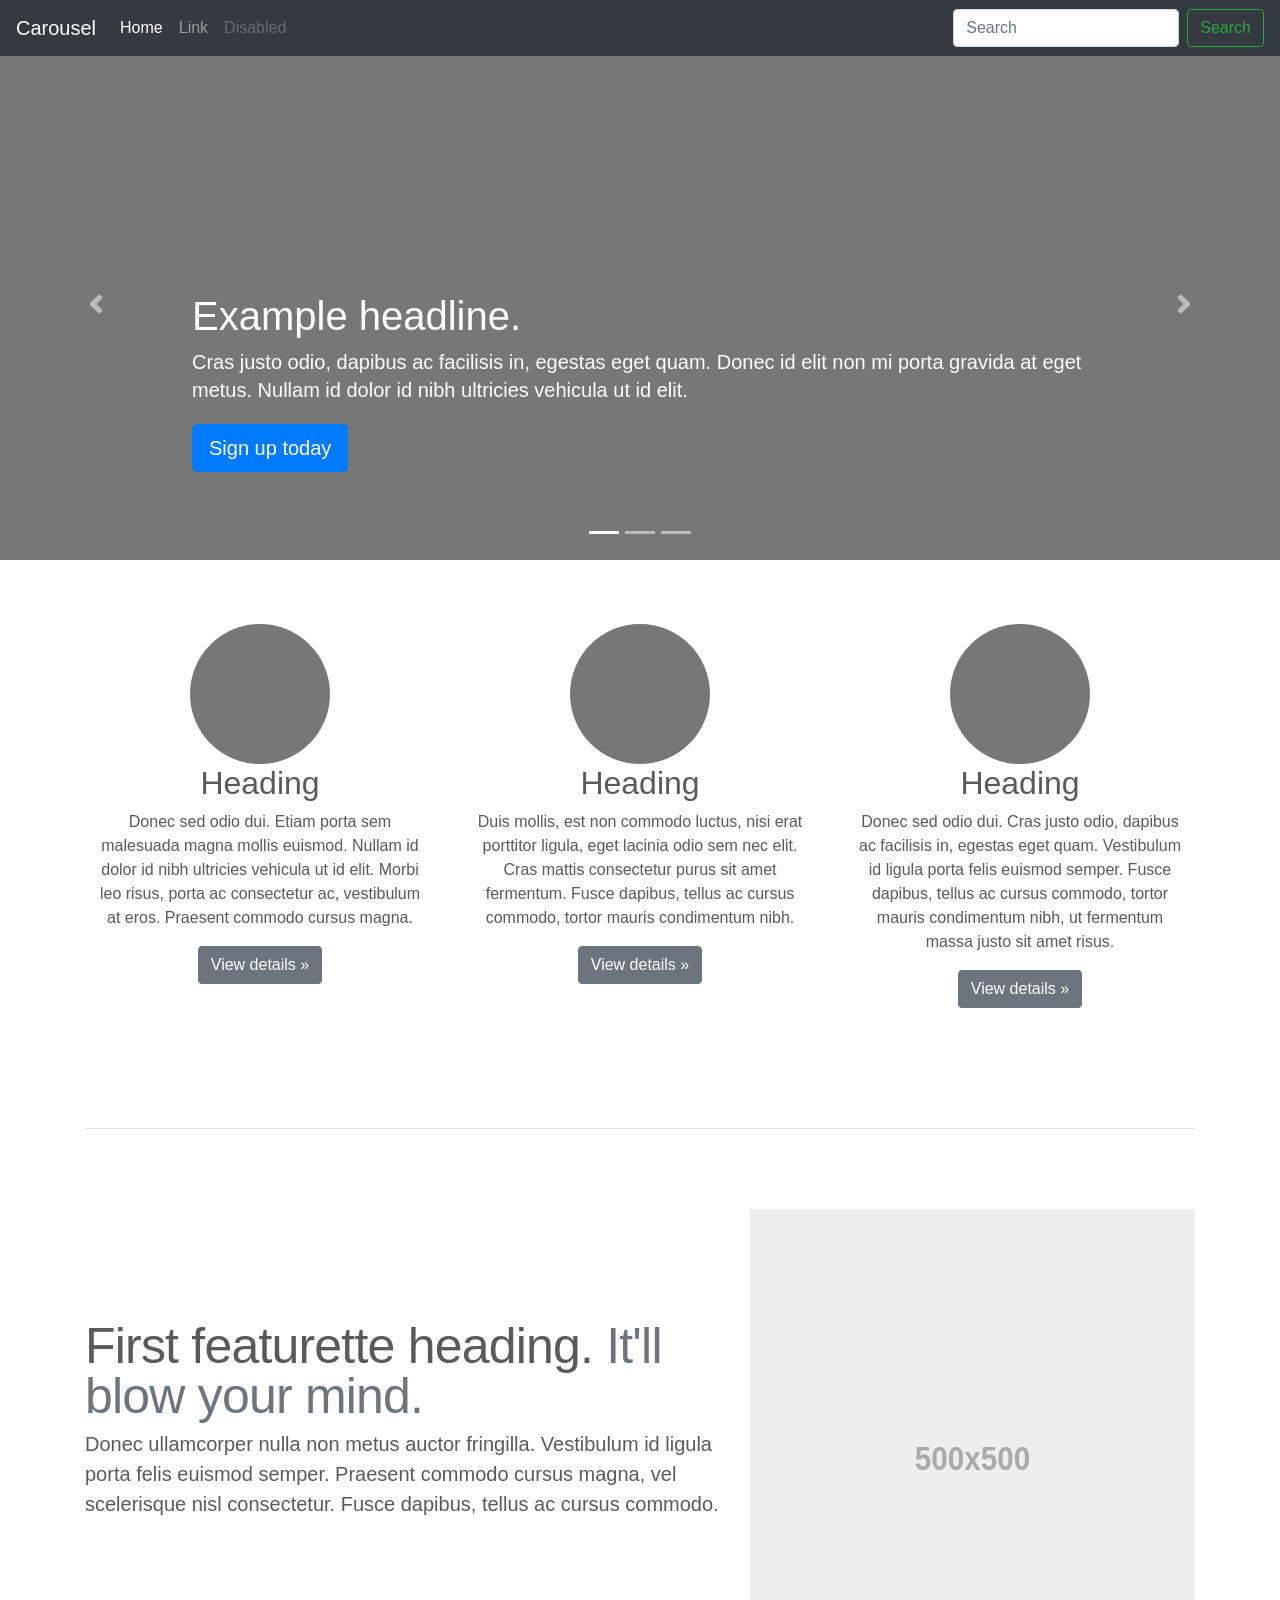
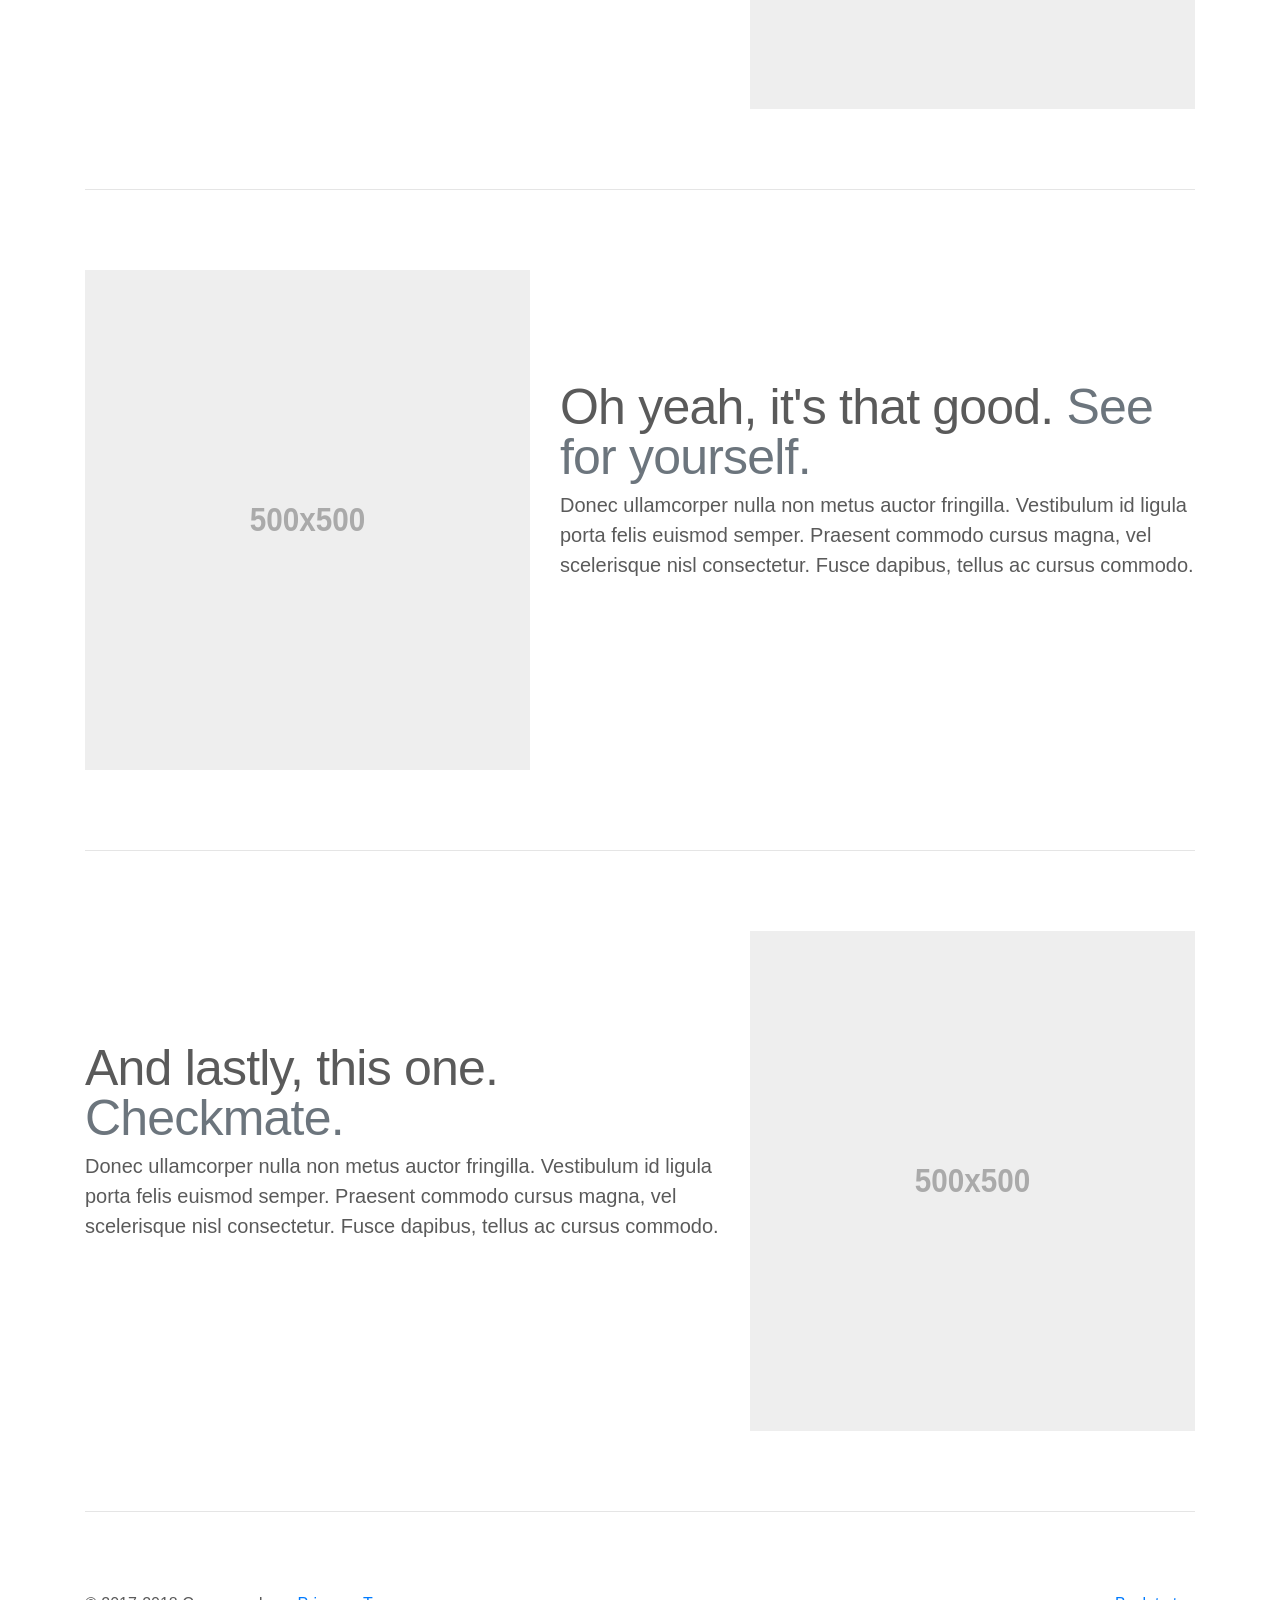
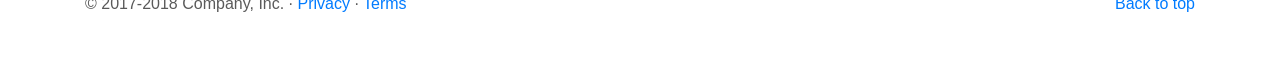
<file: BootStrap/docs/4.0/examples/carousel/index.html>
<!doctype html>
<html lang="en">
  <head>
    <meta charset="utf-8">
    <meta name="viewport" content="width=device-width, initial-scale=1, shrink-to-fit=no">
    <meta name="description" content="">
    <meta name="author" content="">
    <link rel="icon" href="../../../../favicon.ico">

    <title>Carousel Template for Bootstrap</title>

    <!-- Bootstrap core CSS -->
    <link href="../../../../dist/css/bootstrap.min.css" rel="stylesheet">

    <!-- Custom styles for this template -->
    <link href="carousel.css" rel="stylesheet">
  </head>
  <body>

    <header>
      <nav class="navbar navbar-expand-md navbar-dark fixed-top bg-dark">
        <a class="navbar-brand" href="#">Carousel</a>
        <button class="navbar-toggler" type="button" data-toggle="collapse" data-target="#navbarCollapse" aria-controls="navbarCollapse" aria-expanded="false" aria-label="Toggle navigation">
          <span class="navbar-toggler-icon"></span>
        </button>
        <div class="collapse navbar-collapse" id="navbarCollapse">
          <ul class="navbar-nav mr-auto">
            <li class="nav-item active">
              <a class="nav-link" href="#">Home <span class="sr-only">(current)</span></a>
            </li>
            <li class="nav-item">
              <a class="nav-link" href="#">Link</a>
            </li>
            <li class="nav-item">
              <a class="nav-link disabled" href="#">Disabled</a>
            </li>
          </ul>
          <form class="form-inline mt-2 mt-md-0">
            <input class="form-control mr-sm-2" type="text" placeholder="Search" aria-label="Search">
            <button class="btn btn-outline-success my-2 my-sm-0" type="submit">Search</button>
          </form>
        </div>
      </nav>
    </header>

    <main role="main">

      <div id="myCarousel" class="carousel slide" data-ride="carousel">
        <ol class="carousel-indicators">
          <li data-target="#myCarousel" data-slide-to="0" class="active"></li>
          <li data-target="#myCarousel" data-slide-to="1"></li>
          <li data-target="#myCarousel" data-slide-to="2"></li>
        </ol>
        <div class="carousel-inner">
          <div class="carousel-item active">
            <img class="first-slide" src="[data-uri]" alt="First slide">
            <div class="container">
              <div class="carousel-caption text-left">
                <h1>Example headline.</h1>
                <p>Cras justo odio, dapibus ac facilisis in, egestas eget quam. Donec id elit non mi porta gravida at eget metus. Nullam id dolor id nibh ultricies vehicula ut id elit.</p>
                <p><a class="btn btn-lg btn-primary" href="#" role="button">Sign up today</a></p>
              </div>
            </div>
          </div>
          <div class="carousel-item">
            <img class="second-slide" src="[data-uri]" alt="Second slide">
            <div class="container">
              <div class="carousel-caption">
                <h1>Another example headline.</h1>
                <p>Cras justo odio, dapibus ac facilisis in, egestas eget quam. Donec id elit non mi porta gravida at eget metus. Nullam id dolor id nibh ultricies vehicula ut id elit.</p>
                <p><a class="btn btn-lg btn-primary" href="#" role="button">Learn more</a></p>
              </div>
            </div>
          </div>
          <div class="carousel-item">
            <img class="third-slide" src="[data-uri]" alt="Third slide">
            <div class="container">
              <div class="carousel-caption text-right">
                <h1>One more for good measure.</h1>
                <p>Cras justo odio, dapibus ac facilisis in, egestas eget quam. Donec id elit non mi porta gravida at eget metus. Nullam id dolor id nibh ultricies vehicula ut id elit.</p>
                <p><a class="btn btn-lg btn-primary" href="#" role="button">Browse gallery</a></p>
              </div>
            </div>
          </div>
        </div>
        <a class="carousel-control-prev" href="#myCarousel" role="button" data-slide="prev">
          <span class="carousel-control-prev-icon" aria-hidden="true"></span>
          <span class="sr-only">Previous</span>
        </a>
        <a class="carousel-control-next" href="#myCarousel" role="button" data-slide="next">
          <span class="carousel-control-next-icon" aria-hidden="true"></span>
          <span class="sr-only">Next</span>
        </a>
      </div>


      <!-- Marketing messaging and featurettes
      ================================================== -->
      <!-- Wrap the rest of the page in another container to center all the content. -->

      <div class="container marketing">

        <!-- Three columns of text below the carousel -->
        <div class="row">
          <div class="col-lg-4">
            <img class="rounded-circle" src="[data-uri]" alt="Generic placeholder image" width="140" height="140">
            <h2>Heading</h2>
            <p>Donec sed odio dui. Etiam porta sem malesuada magna mollis euismod. Nullam id dolor id nibh ultricies vehicula ut id elit. Morbi leo risus, porta ac consectetur ac, vestibulum at eros. Praesent commodo cursus magna.</p>
            <p><a class="btn btn-secondary" href="#" role="button">View details &raquo;</a></p>
          </div><!-- /.col-lg-4 -->
          <div class="col-lg-4">
            <img class="rounded-circle" src="[data-uri]" alt="Generic placeholder image" width="140" height="140">
            <h2>Heading</h2>
            <p>Duis mollis, est non commodo luctus, nisi erat porttitor ligula, eget lacinia odio sem nec elit. Cras mattis consectetur purus sit amet fermentum. Fusce dapibus, tellus ac cursus commodo, tortor mauris condimentum nibh.</p>
            <p><a class="btn btn-secondary" href="#" role="button">View details &raquo;</a></p>
          </div><!-- /.col-lg-4 -->
          <div class="col-lg-4">
            <img class="rounded-circle" src="[data-uri]" alt="Generic placeholder image" width="140" height="140">
            <h2>Heading</h2>
            <p>Donec sed odio dui. Cras justo odio, dapibus ac facilisis in, egestas eget quam. Vestibulum id ligula porta felis euismod semper. Fusce dapibus, tellus ac cursus commodo, tortor mauris condimentum nibh, ut fermentum massa justo sit amet risus.</p>
            <p><a class="btn btn-secondary" href="#" role="button">View details &raquo;</a></p>
          </div><!-- /.col-lg-4 -->
        </div><!-- /.row -->


        <!-- START THE FEATURETTES -->

        <hr class="featurette-divider">

        <div class="row featurette">
          <div class="col-md-7">
            <h2 class="featurette-heading">First featurette heading. <span class="text-muted">It'll blow your mind.</span></h2>
            <p class="lead">Donec ullamcorper nulla non metus auctor fringilla. Vestibulum id ligula porta felis euismod semper. Praesent commodo cursus magna, vel scelerisque nisl consectetur. Fusce dapibus, tellus ac cursus commodo.</p>
          </div>
          <div class="col-md-5">
            <img class="featurette-image img-fluid mx-auto" data-src="holder.js/500x500/auto" alt="Generic placeholder image">
          </div>
        </div>

        <hr class="featurette-divider">

        <div class="row featurette">
          <div class="col-md-7 order-md-2">
            <h2 class="featurette-heading">Oh yeah, it's that good. <span class="text-muted">See for yourself.</span></h2>
            <p class="lead">Donec ullamcorper nulla non metus auctor fringilla. Vestibulum id ligula porta felis euismod semper. Praesent commodo cursus magna, vel scelerisque nisl consectetur. Fusce dapibus, tellus ac cursus commodo.</p>
          </div>
          <div class="col-md-5 order-md-1">
            <img class="featurette-image img-fluid mx-auto" data-src="holder.js/500x500/auto" alt="Generic placeholder image">
          </div>
        </div>

        <hr class="featurette-divider">

        <div class="row featurette">
          <div class="col-md-7">
            <h2 class="featurette-heading">And lastly, this one. <span class="text-muted">Checkmate.</span></h2>
            <p class="lead">Donec ullamcorper nulla non metus auctor fringilla. Vestibulum id ligula porta felis euismod semper. Praesent commodo cursus magna, vel scelerisque nisl consectetur. Fusce dapibus, tellus ac cursus commodo.</p>
          </div>
          <div class="col-md-5">
            <img class="featurette-image img-fluid mx-auto" data-src="holder.js/500x500/auto" alt="Generic placeholder image">
          </div>
        </div>

        <hr class="featurette-divider">

        <!-- /END THE FEATURETTES -->

      </div><!-- /.container -->


      <!-- FOOTER -->
      <footer class="container">
        <p class="float-right"><a href="#">Back to top</a></p>
        <p>&copy; 2017-2018 Company, Inc. &middot; <a href="#">Privacy</a> &middot; <a href="#">Terms</a></p>
      </footer>
    </main>

    <!-- Bootstrap core JavaScript
    ================================================== -->
    <!-- Placed at the end of the document so the pages load faster -->
    <script src="https://code.jquery.com/jquery-3.2.1.slim.min.js" integrity="sha384-KJ3o2DKtIkvYIK3UENzmM7KCkRr/rE9/Qpg6aAZGJwFDMVNA/GpGFF93hXpG5KkN" crossorigin="anonymous"></script>
    <script>window.jQuery || document.write('<script src="../../../../assets/js/vendor/jquery-slim.min.js"><\/script>')</script>
    <script src="../../../../assets/js/vendor/popper.min.js"></script>
    <script src="../../../../dist/js/bootstrap.min.js"></script>
    <!-- Just to make our placeholder images work. Don't actually copy the next line! -->
    <script src="../../../../assets/js/vendor/holder.min.js"></script>
  </body>
</html>
</file>
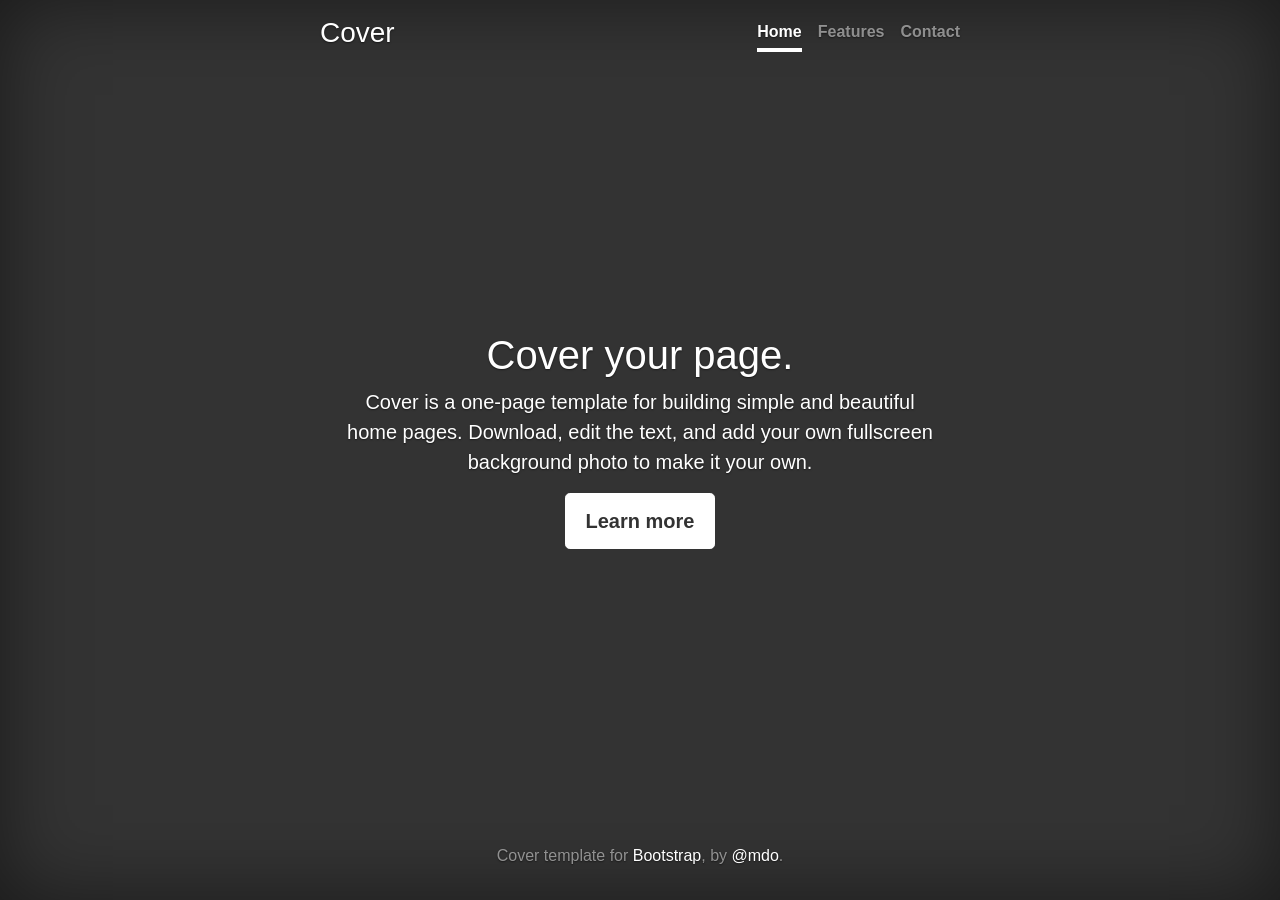
<file: BootStrap/docs/4.0/examples/cover/index.html>
<!doctype html>
<html lang="en">
  <head>
    <meta charset="utf-8">
    <meta name="viewport" content="width=device-width, initial-scale=1, shrink-to-fit=no">
    <meta name="description" content="">
    <meta name="author" content="">
    <link rel="icon" href="../../../../favicon.ico">

    <title>Cover Template for Bootstrap</title>

    <!-- Bootstrap core CSS -->
    <link href="../../../../dist/css/bootstrap.min.css" rel="stylesheet">

    <!-- Custom styles for this template -->
    <link href="cover.css" rel="stylesheet">
  </head>

  <body class="text-center">

    <div class="cover-container d-flex h-100 p-3 mx-auto flex-column">
      <header class="masthead mb-auto">
        <div class="inner">
          <h3 class="masthead-brand">Cover</h3>
          <nav class="nav nav-masthead justify-content-center">
            <a class="nav-link active" href="#">Home</a>
            <a class="nav-link" href="#">Features</a>
            <a class="nav-link" href="#">Contact</a>
          </nav>
        </div>
      </header>

      <main role="main" class="inner cover">
        <h1 class="cover-heading">Cover your page.</h1>
        <p class="lead">Cover is a one-page template for building simple and beautiful home pages. Download, edit the text, and add your own fullscreen background photo to make it your own.</p>
        <p class="lead">
          <a href="#" class="btn btn-lg btn-secondary">Learn more</a>
        </p>
      </main>

      <footer class="mastfoot mt-auto">
        <div class="inner">
          <p>Cover template for <a href="https://getbootstrap.com/">Bootstrap</a>, by <a href="https://twitter.com/mdo">@mdo</a>.</p>
        </div>
      </footer>
    </div>


    <!-- Bootstrap core JavaScript
    ================================================== -->
    <!-- Placed at the end of the document so the pages load faster -->
    <script src="https://code.jquery.com/jquery-3.2.1.slim.min.js" integrity="sha384-KJ3o2DKtIkvYIK3UENzmM7KCkRr/rE9/Qpg6aAZGJwFDMVNA/GpGFF93hXpG5KkN" crossorigin="anonymous"></script>
    <script>window.jQuery || document.write('<script src="../../../../assets/js/vendor/jquery-slim.min.js"><\/script>')</script>
    <script src="../../../../assets/js/vendor/popper.min.js"></script>
    <script src="../../../../dist/js/bootstrap.min.js"></script>
  </body>
</html>
</file>
<file: DOV/css/main.css>
@font-face {
    font-family:yekan ;
    src: url("../../fonts/iranyekanwebbold.ttf");
}

*{
    font-family: "yekan";
}
</file>
<file: gallery/style.css>
.container {
    display: grid;
    grid-template-columns: repeat(auto-fit, minmax(100px, 1fr));
    gap: 2px;
}

.container>div img {
    width: 100%;
    height: 100%;
}
</file>
<file: Grid/main.css>
body {
    background-color: white;
}


.container>div {

    padding: 30px;
    font-size: 20px;
    color: white;
    display: flex;
    justify-content: center;
    align-items: center;

}

/*
.container>div:nth-child(even) {
    background-color: blue;
}

.container>div:nth-child(odd) {
    background-color: black;
}

*/
</file>
<file: Grid/grid.css>
.container {
    display: grid;
    /*grid-template-columns: repeat(12, 1rf);*/
    grid-template-rows: 200px 600px 200px;
    grid-template-areas:
        "m m h h h h h h h h h h"
        "m m c c c c c c c c c c"
        "f f f f f f f f f f f f"
    ;
    gap: 2px;
}

.header {
    grid-area: h;
    background-color: #3498db;

}

.menu {
    grid-area: m;
    background-color: #2ecc71;

}

.content {
    grid-area: c;
    background-color: #95a5a6;

}

.footer {
    grid-area: f;
    background-color: #e67e22;

}
</file>
<file: responsive/style.css>
body {
    margin: 0px;
    font-size: 16px;
}

.main-container {
    width: 100%;
    max-width: 1800px;
    margin: 0% auto;
    font-size: 1em;
}

header,
footer {
    background-color: rgba(0, 0, 0, 0.8);
    color: white;
    padding: 50px;
}

header nav {
    display: flex;
}

header nav span {
    margin-right: 15px;
    border-radius: 25px;
    border: 1px solid white;
    padding: 5px 10px;
}


main {
    display: grid;
    grid-template-columns: 1fr 5fr;
}

main section {
    overflow: hidden;
}

main .content {
    padding: 0px 40px;
}

main .menu {

    display: flex;
    flex-direction: column;
    align-items: stretch;

}

main .menu span {
    border-bottom: 1px solid #444;
    margin-bottom: 8px;
}

main .content .cards {
    display: grid;
    grid-template-columns: repeat(3, 1fr);


}

main .content .cards .card {
    padding: 50px 0px;
    margin: 10px;
    border: 1px solid black;
    border-radius: 10px;
    background-color: teal;
    color: white;
    font-size: 2em;
    display: flex;
    /*one these 2*/
    /*flex-direction: column;*/
    justify-content: center;
    align-items: center;

}

/*for tablet and mobile view:media query*/
@media screen and (max-width:900px) {
    main {
        grid-template-columns: 2fr 4fr;
    }

    main .content .cards {
        grid-template-columns: repeat(2, 1fr);
    }
}

@media screen and (max-width:600px) {

    main .menu {
        display: none;
    }

    main {
        grid-template-columns: 1fr;
    }

    main .content .cards {
        grid-template-columns: repeat(1, 1fr);
    }

    body header nav {
        display: flex;

    }
}
</file>
<file: BootStrap/docs/4.0/examples/album/album.css>
:root {
  --jumbotron-padding-y: 3rem;
}

.jumbotron {
  padding-top: var(--jumbotron-padding-y);
  padding-bottom: var(--jumbotron-padding-y);
  margin-bottom: 0;
  background-color: #fff;
}
@media (min-width: 768px) {
  .jumbotron {
    padding-top: calc(var(--jumbotron-padding-y) * 2);
    padding-bottom: calc(var(--jumbotron-padding-y) * 2);
  }
}

.jumbotron p:last-child {
  margin-bottom: 0;
}

.jumbotron-heading {
  font-weight: 300;
}

.jumbotron .container {
  max-width: 40rem;
}

footer {
  padding-top: 3rem;
  padding-bottom: 3rem;
}

footer p {
  margin-bottom: .25rem;
}

.box-shadow { box-shadow: 0 .25rem .75rem rgba(0, 0, 0, .05); }
</file>
<file: BootStrap/docs/4.0/examples/blog/blog.css>
/* stylelint-disable selector-list-comma-newline-after */

.blog-header {
  line-height: 1;
  border-bottom: 1px solid #e5e5e5;
}

.blog-header-logo {
  font-family: "Playfair Display", Georgia, "Times New Roman", serif;
  font-size: 2.25rem;
}

.blog-header-logo:hover {
  text-decoration: none;
}

h1, h2, h3, h4, h5, h6 {
  font-family: "Playfair Display", Georgia, "Times New Roman", serif;
}

.display-4 {
  font-size: 2.5rem;
}
@media (min-width: 768px) {
  .display-4 {
    font-size: 3rem;
  }
}

.nav-scroller {
  position: relative;
  z-index: 2;
  height: 2.75rem;
  overflow-y: hidden;
}

.nav-scroller .nav {
  display: -webkit-box;
  display: -ms-flexbox;
  display: flex;
  -ms-flex-wrap: nowrap;
  flex-wrap: nowrap;
  padding-bottom: 1rem;
  margin-top: -1px;
  overflow-x: auto;
  text-align: center;
  white-space: nowrap;
  -webkit-overflow-scrolling: touch;
}

.nav-scroller .nav-link {
  padding-top: .75rem;
  padding-bottom: .75rem;
  font-size: .875rem;
}

.card-img-right {
  height: 100%;
  border-radius: 0 3px 3px 0;
}

.flex-auto {
  -ms-flex: 0 0 auto;
  -webkit-box-flex: 0;
  flex: 0 0 auto;
}

.h-250 { height: 250px; }
@media (min-width: 768px) {
  .h-md-250 { height: 250px; }
}

.border-top { border-top: 1px solid #e5e5e5; }
.border-bottom { border-bottom: 1px solid #e5e5e5; }

.box-shadow { box-shadow: 0 .25rem .75rem rgba(0, 0, 0, .05); }

/*
 * Blog name and description
 */
.blog-title {
  margin-bottom: 0;
  font-size: 2rem;
  font-weight: 400;
}
.blog-description {
  font-size: 1.1rem;
  color: #999;
}

@media (min-width: 40em) {
  .blog-title {
    font-size: 3.5rem;
  }
}

/* Pagination */
.blog-pagination {
  margin-bottom: 4rem;
}
.blog-pagination > .btn {
  border-radius: 2rem;
}

/*
 * Blog posts
 */
.blog-post {
  margin-bottom: 4rem;
}
.blog-post-title {
  margin-bottom: .25rem;
  font-size: 2.5rem;
}
.blog-post-meta {
  margin-bottom: 1.25rem;
  color: #999;
}

/*
 * Footer
 */
.blog-footer {
  padding: 2.5rem 0;
  color: #999;
  text-align: center;
  background-color: #f9f9f9;
  border-top: .05rem solid #e5e5e5;
}
.blog-footer p:last-child {
  margin-bottom: 0;
}
</file>
<file: BootStrap/docs/4.0/examples/carousel/carousel.css>
/* GLOBAL STYLES
-------------------------------------------------- */
/* Padding below the footer and lighter body text */

body {
  padding-top: 3rem;
  padding-bottom: 3rem;
  color: #5a5a5a;
}


/* CUSTOMIZE THE CAROUSEL
-------------------------------------------------- */

/* Carousel base class */
.carousel {
  margin-bottom: 4rem;
}
/* Since positioning the image, we need to help out the caption */
.carousel-caption {
  bottom: 3rem;
  z-index: 10;
}

/* Declare heights because of positioning of img element */
.carousel-item {
  height: 32rem;
  background-color: #777;
}
.carousel-item > img {
  position: absolute;
  top: 0;
  left: 0;
  min-width: 100%;
  height: 32rem;
}


/* MARKETING CONTENT
-------------------------------------------------- */

/* Center align the text within the three columns below the carousel */
.marketing .col-lg-4 {
  margin-bottom: 1.5rem;
  text-align: center;
}
.marketing h2 {
  font-weight: 400;
}
.marketing .col-lg-4 p {
  margin-right: .75rem;
  margin-left: .75rem;
}


/* Featurettes
------------------------- */

.featurette-divider {
  margin: 5rem 0; /* Space out the Bootstrap <hr> more */
}

/* Thin out the marketing headings */
.featurette-heading {
  font-weight: 300;
  line-height: 1;
  letter-spacing: -.05rem;
}


/* RESPONSIVE CSS
-------------------------------------------------- */

@media (min-width: 40em) {
  /* Bump up size of carousel content */
  .carousel-caption p {
    margin-bottom: 1.25rem;
    font-size: 1.25rem;
    line-height: 1.4;
  }

  .featurette-heading {
    font-size: 50px;
  }
}

@media (min-width: 62em) {
  .featurette-heading {
    margin-top: 7rem;
  }
}
</file>
<file: BootStrap/docs/4.0/examples/cover/cover.css>
/*
 * Globals
 */

/* Links */
a,
a:focus,
a:hover {
  color: #fff;
}

/* Custom default button */
.btn-secondary,
.btn-secondary:hover,
.btn-secondary:focus {
  color: #333;
  text-shadow: none; /* Prevent inheritance from `body` */
  background-color: #fff;
  border: .05rem solid #fff;
}


/*
 * Base structure
 */

html,
body {
  height: 100%;
  background-color: #333;
}

body {
  display: -ms-flexbox;
  display: -webkit-box;
  display: flex;
  -ms-flex-pack: center;
  -webkit-box-pack: center;
  justify-content: center;
  color: #fff;
  text-shadow: 0 .05rem .1rem rgba(0, 0, 0, .5);
  box-shadow: inset 0 0 5rem rgba(0, 0, 0, .5);
}

.cover-container {
  max-width: 42em;
}


/*
 * Header
 */
.masthead {
  margin-bottom: 2rem;
}

.masthead-brand {
  margin-bottom: 0;
}

.nav-masthead .nav-link {
  padding: .25rem 0;
  font-weight: 700;
  color: rgba(255, 255, 255, .5);
  background-color: transparent;
  border-bottom: .25rem solid transparent;
}

.nav-masthead .nav-link:hover,
.nav-masthead .nav-link:focus {
  border-bottom-color: rgba(255, 255, 255, .25);
}

.nav-masthead .nav-link + .nav-link {
  margin-left: 1rem;
}

.nav-masthead .active {
  color: #fff;
  border-bottom-color: #fff;
}

@media (min-width: 48em) {
  .masthead-brand {
    float: left;
  }
  .nav-masthead {
    float: right;
  }
}


/*
 * Cover
 */
.cover {
  padding: 0 1.5rem;
}
.cover .btn-lg {
  padding: .75rem 1.25rem;
  font-weight: 700;
}


/*
 * Footer
 */
.mastfoot {
  color: rgba(255, 255, 255, .5);
}
</file>
<file: BootStrap/js/tests/vendor/qunit.css>
/*!
 * QUnit 2.4.1
 * https://qunitjs.com/
 *
 * Copyright jQuery Foundation and other contributors
 * Released under the MIT license
 * https://jquery.org/license
 *
 * Date: 2017-10-22T05:12Z
 */

/** Font Family and Sizes */

#qunit-tests, #qunit-header, #qunit-banner, #qunit-testrunner-toolbar, #qunit-filteredTest, #qunit-userAgent, #qunit-testresult {
	font-family: "Helvetica Neue Light", "HelveticaNeue-Light", "Helvetica Neue", Calibri, Helvetica, Arial, sans-serif;
}

#qunit-testrunner-toolbar, #qunit-filteredTest, #qunit-userAgent, #qunit-testresult, #qunit-tests li { font-size: small; }
#qunit-tests { font-size: smaller; }


/** Resets */

#qunit-tests, #qunit-header, #qunit-banner, #qunit-filteredTest, #qunit-userAgent, #qunit-testresult, #qunit-modulefilter {
	margin: 0;
	padding: 0;
}


/** Header (excluding toolbar) */

#qunit-header {
	padding: 0.5em 0 0.5em 1em;

	color: #8699A4;
	background-color: #0D3349;

	font-size: 1.5em;
	line-height: 1em;
	font-weight: 400;

	border-radius: 5px 5px 0 0;
}

#qunit-header a {
	text-decoration: none;
	color: #C2CCD1;
}

#qunit-header a:hover,
#qunit-header a:focus {
	color: #FFF;
}

#qunit-banner {
	height: 5px;
}

#qunit-filteredTest {
	padding: 0.5em 1em 0.5em 1em;
	color: #366097;
	background-color: #F4FF77;
}

#qunit-userAgent {
	padding: 0.5em 1em 0.5em 1em;
	color: #FFF;
	background-color: #2B81AF;
	text-shadow: rgba(0, 0, 0, 0.5) 2px 2px 1px;
}


/** Toolbar */

#qunit-testrunner-toolbar {
	padding: 0.5em 1em 0.5em 1em;
	color: #5E740B;
	background-color: #EEE;
}

#qunit-testrunner-toolbar .clearfix {
	height: 0;
	clear: both;
}

#qunit-testrunner-toolbar label {
	display: inline-block;
}

#qunit-testrunner-toolbar input[type=checkbox],
#qunit-testrunner-toolbar input[type=radio] {
	margin: 3px;
	vertical-align: -2px;
}

#qunit-testrunner-toolbar input[type=text] {
	box-sizing: border-box;
	height: 1.6em;
}

.qunit-url-config,
.qunit-filter,
#qunit-modulefilter {
	display: inline-block;
	line-height: 2.1em;
}

.qunit-filter,
#qunit-modulefilter {
	float: right;
	position: relative;
	margin-left: 1em;
}

.qunit-url-config label {
	margin-right: 0.5em;
}

#qunit-modulefilter-search {
	box-sizing: border-box;
	width: 400px;
}

#qunit-modulefilter-search-container:after {
	position: absolute;
	right: 0.3em;
	content: "\25bc";
	color: black;
}

#qunit-modulefilter-dropdown {
	/* align with #qunit-modulefilter-search */
	box-sizing: border-box;
	width: 400px;
	position: absolute;
	right: 0;
	top: 50%;
	margin-top: 0.8em;

	border: 1px solid #D3D3D3;
	border-top: none;
	border-radius: 0 0 .25em .25em;
	color: #000;
	background-color: #F5F5F5;
	z-index: 99;
}

#qunit-modulefilter-dropdown a {
	color: inherit;
	text-decoration: none;
}

#qunit-modulefilter-dropdown .clickable.checked {
	font-weight: bold;
	color: #000;
	background-color: #D2E0E6;
}

#qunit-modulefilter-dropdown .clickable:hover {
	color: #FFF;
	background-color: #0D3349;
}

#qunit-modulefilter-actions {
	display: block;
	overflow: auto;

	/* align with #qunit-modulefilter-dropdown-list */
	font: smaller/1.5em sans-serif;
}

#qunit-modulefilter-dropdown #qunit-modulefilter-actions > * {
	box-sizing: border-box;
	max-height: 2.8em;
	display: block;
	padding: 0.4em;
}

#qunit-modulefilter-dropdown #qunit-modulefilter-actions > button {
	float: right;
	font: inherit;
}

#qunit-modulefilter-dropdown #qunit-modulefilter-actions > :last-child {
	/* insert padding to align with checkbox margins */
	padding-left: 3px;
}

#qunit-modulefilter-dropdown-list {
	max-height: 200px;
	overflow-y: auto;
	margin: 0;
	border-top: 2px groove threedhighlight;
	padding: 0.4em 0 0;
	font: smaller/1.5em sans-serif;
}

#qunit-modulefilter-dropdown-list li {
	white-space: nowrap;
	overflow: hidden;
	text-overflow: ellipsis;
}

#qunit-modulefilter-dropdown-list .clickable {
	display: block;
	padding-left: 0.15em;
}


/** Tests: Pass/Fail */

#qunit-tests {
	list-style-position: inside;
}

#qunit-tests li {
	padding: 0.4em 1em 0.4em 1em;
	border-bottom: 1px solid #FFF;
	list-style-position: inside;
}

#qunit-tests > li {
	display: none;
}

#qunit-tests li.running,
#qunit-tests li.pass,
#qunit-tests li.fail,
#qunit-tests li.skipped,
#qunit-tests li.aborted {
	display: list-item;
}

#qunit-tests.hidepass {
	position: relative;
}

#qunit-tests.hidepass li.running,
#qunit-tests.hidepass li.pass:not(.todo) {
	visibility: hidden;
	position: absolute;
	width:   0;
	height:  0;
	padding: 0;
	border:  0;
	margin:  0;
}

#qunit-tests li strong {
	cursor: pointer;
}

#qunit-tests li.skipped strong {
	cursor: default;
}

#qunit-tests li a {
	padding: 0.5em;
	color: #C2CCD1;
	text-decoration: none;
}

#qunit-tests li p a {
	padding: 0.25em;
	color: #6B6464;
}
#qunit-tests li a:hover,
#qunit-tests li a:focus {
	color: #000;
}

#qunit-tests li .runtime {
	float: right;
	font-size: smaller;
}

.qunit-assert-list {
	margin-top: 0.5em;
	padding: 0.5em;

	background-color: #FFF;

	border-radius: 5px;
}

.qunit-source {
	margin: 0.6em 0 0.3em;
}

.qunit-collapsed {
	display: none;
}

#qunit-tests table {
	border-collapse: collapse;
	margin-top: 0.2em;
}

#qunit-tests th {
	text-align: right;
	vertical-align: top;
	padding: 0 0.5em 0 0;
}

#qunit-tests td {
	vertical-align: top;
}

#qunit-tests pre {
	margin: 0;
	white-space: pre-wrap;
	word-wrap: break-word;
}

#qunit-tests del {
	color: #374E0C;
	background-color: #E0F2BE;
	text-decoration: none;
}

#qunit-tests ins {
	color: #500;
	background-color: #FFCACA;
	text-decoration: none;
}

/*** Test Counts */

#qunit-tests b.counts                       { color: #000; }
#qunit-tests b.passed                       { color: #5E740B; }
#qunit-tests b.failed                       { color: #710909; }

#qunit-tests li li {
	padding: 5px;
	background-color: #FFF;
	border-bottom: none;
	list-style-position: inside;
}

/*** Passing Styles */

#qunit-tests li li.pass {
	color: #3C510C;
	background-color: #FFF;
	border-left: 10px solid #C6E746;
}

#qunit-tests .pass                          { color: #528CE0; background-color: #D2E0E6; }
#qunit-tests .pass .test-name               { color: #366097; }

#qunit-tests .pass .test-actual,
#qunit-tests .pass .test-expected           { color: #999; }

#qunit-banner.qunit-pass                    { background-color: #C6E746; }

/*** Failing Styles */

#qunit-tests li li.fail {
	color: #710909;
	background-color: #FFF;
	border-left: 10px solid #EE5757;
	white-space: pre;
}

#qunit-tests > li:last-child {
	border-radius: 0 0 5px 5px;
}

#qunit-tests .fail                          { color: #000; background-color: #EE5757; }
#qunit-tests .fail .test-name,
#qunit-tests .fail .module-name             { color: #000; }

#qunit-tests .fail .test-actual             { color: #EE5757; }
#qunit-tests .fail .test-expected           { color: #008000; }

#qunit-banner.qunit-fail                    { background-color: #EE5757; }


/*** Aborted tests */
#qunit-tests .aborted { color: #000; background-color: orange; }
/*** Skipped tests */

#qunit-tests .skipped {
	background-color: #EBECE9;
}

#qunit-tests .qunit-todo-label,
#qunit-tests .qunit-skipped-label {
	background-color: #F4FF77;
	display: inline-block;
	font-style: normal;
	color: #366097;
	line-height: 1.8em;
	padding: 0 0.5em;
	margin: -0.4em 0.4em -0.4em 0;
}

#qunit-tests .qunit-todo-label {
	background-color: #EEE;
}

/** Result */

#qunit-testresult {
	color: #2B81AF;
	background-color: #D2E0E6;

	border-bottom: 1px solid #FFF;
}
#qunit-testresult .clearfix {
	height: 0;
	clear: both;
}
#qunit-testresult .module-name {
	font-weight: 700;
}
#qunit-testresult-display {
	padding: 0.5em 1em 0.5em 1em;
	width: 85%;
	float:left;
}
#qunit-testresult-controls {
	padding: 0.5em 1em 0.5em 1em;
  width: 10%;
	float:left;
}

/** Fixture */

#qunit-fixture {
	position: absolute;
	top: -10000px;
	left: -10000px;
	width: 1000px;
	height: 1000px;
}
</file>
